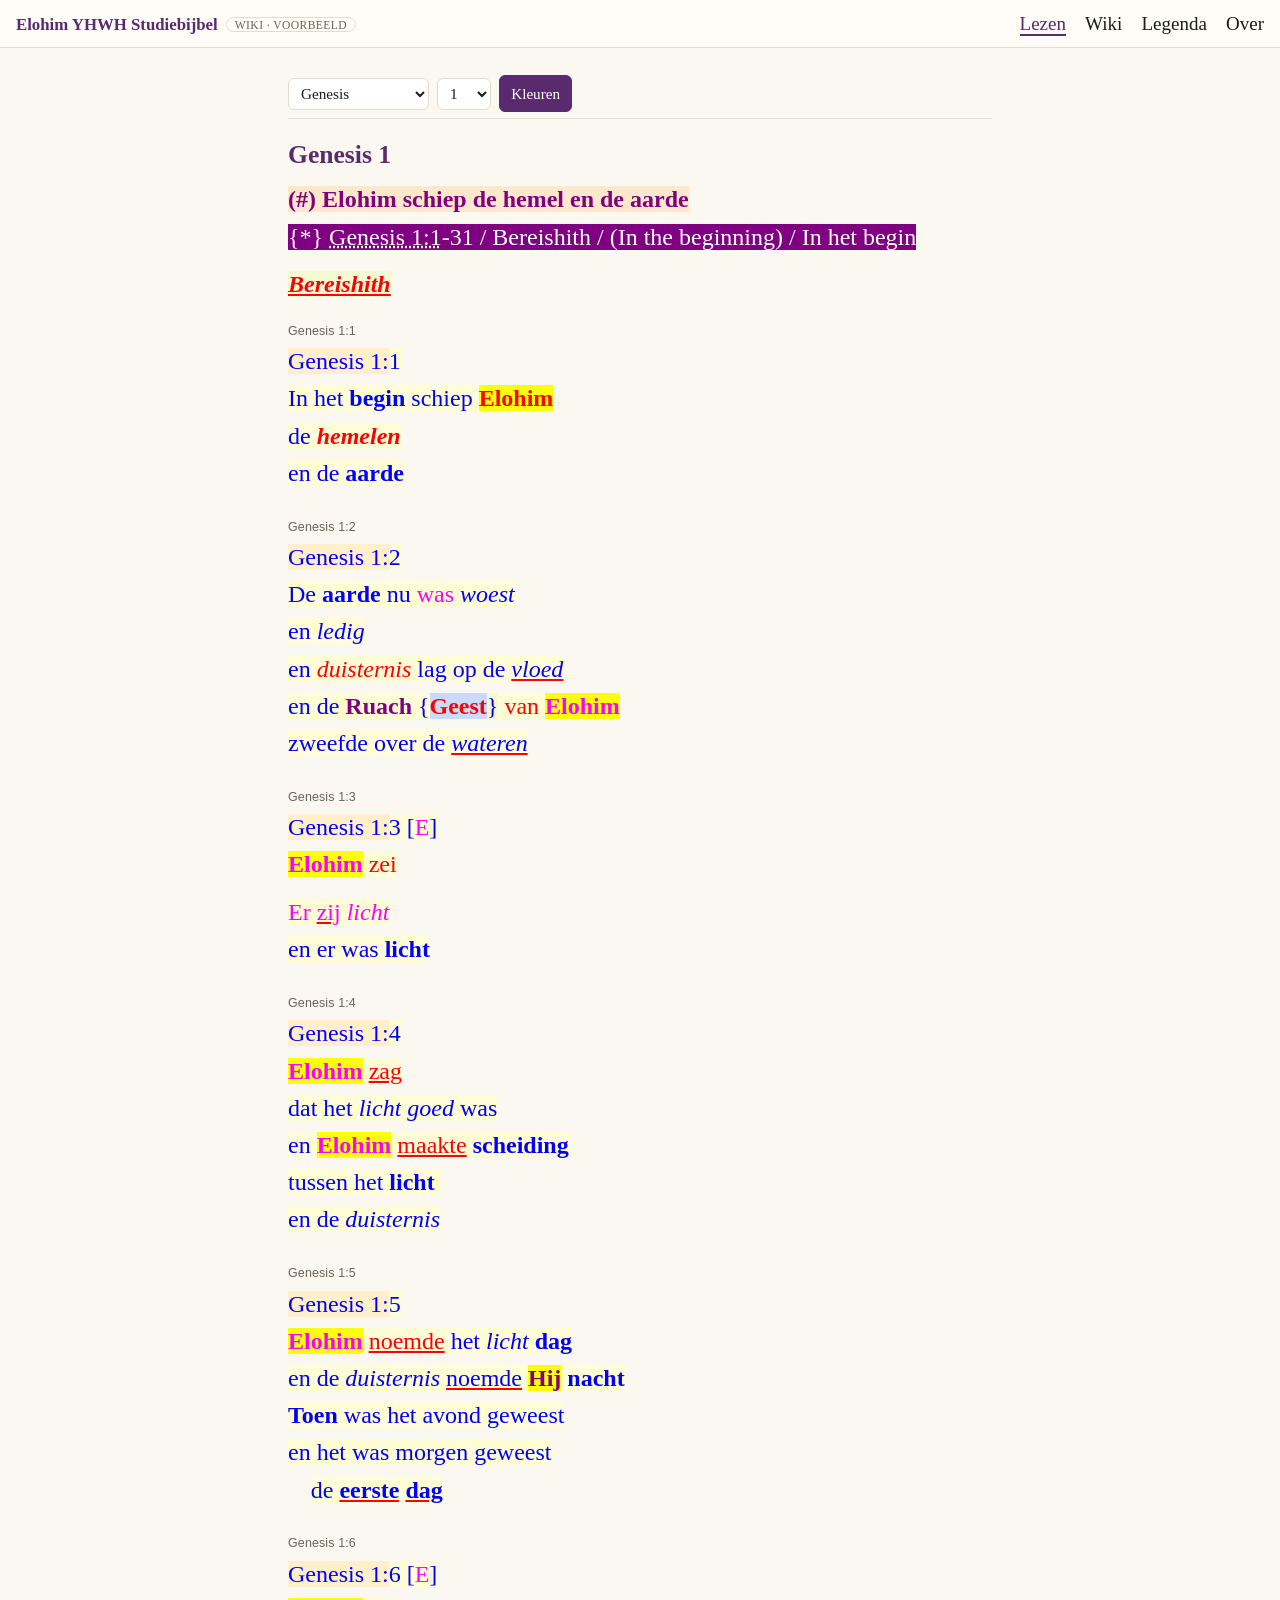
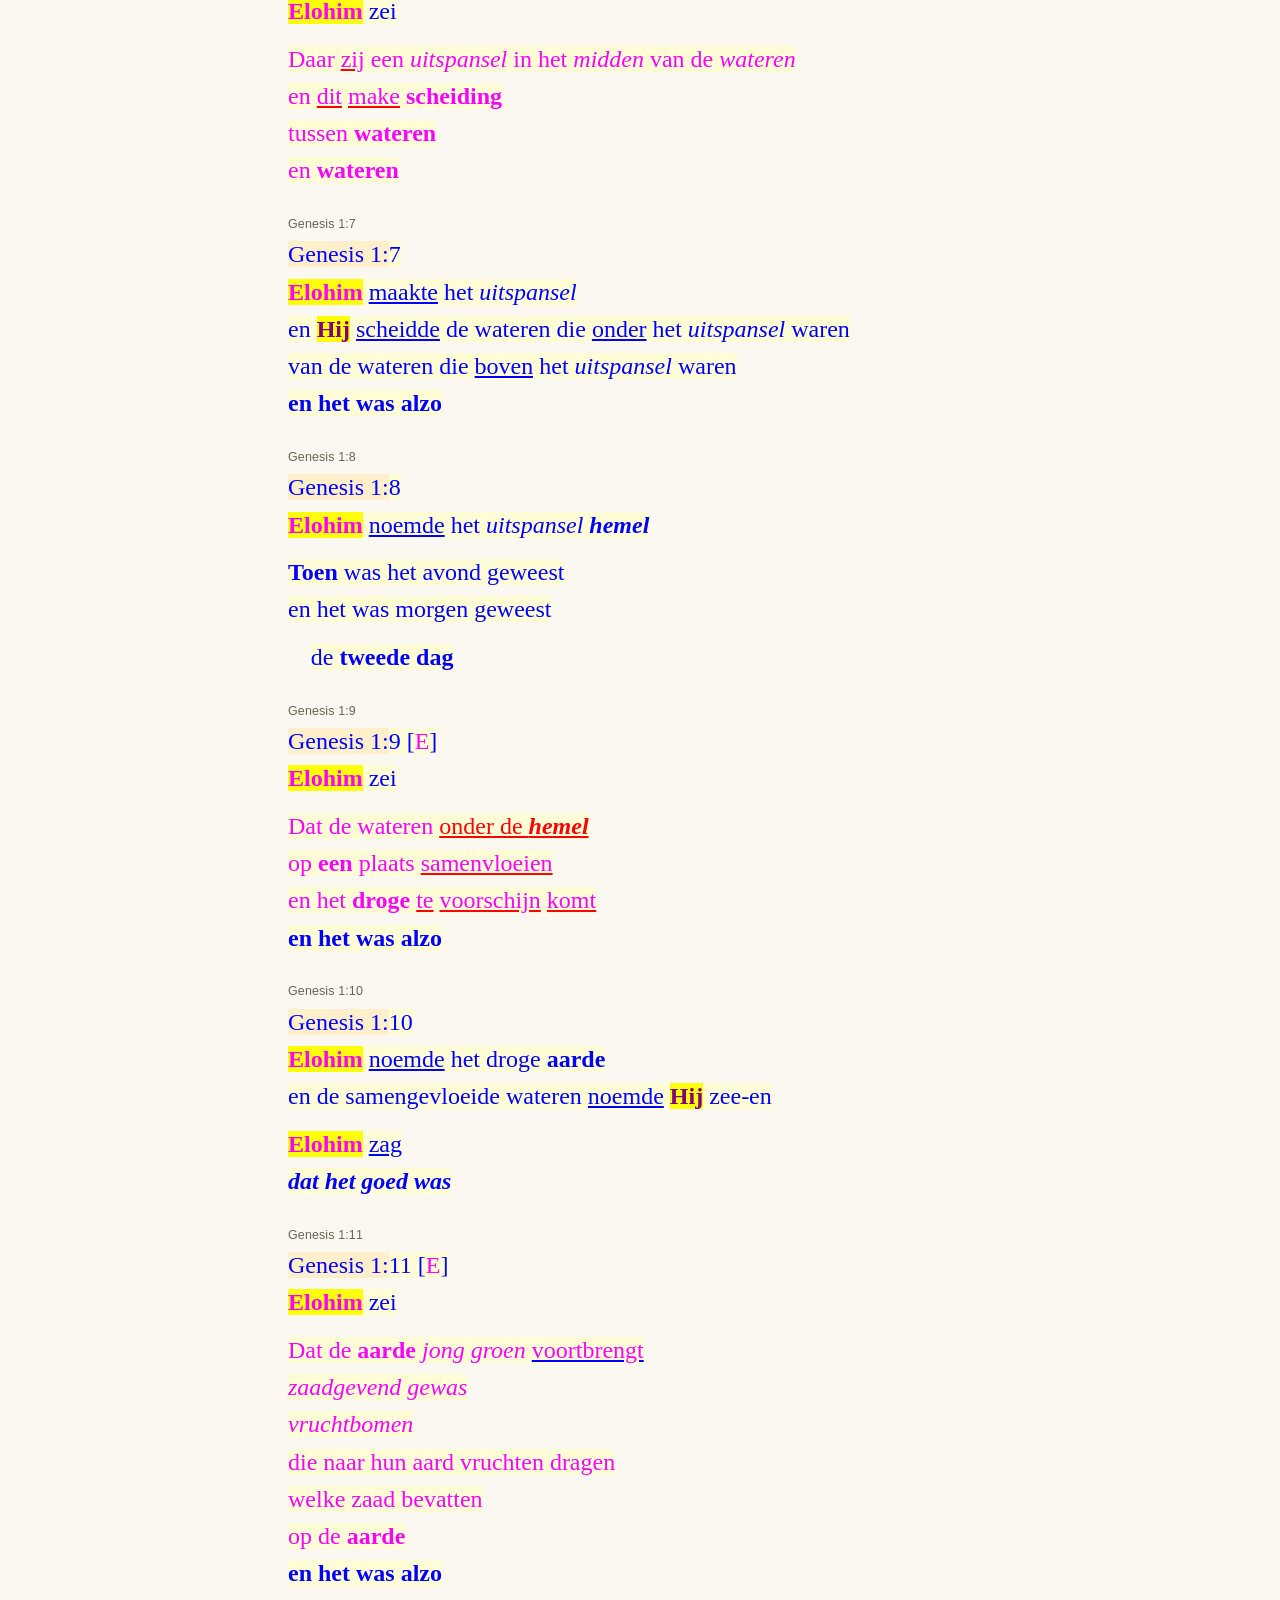
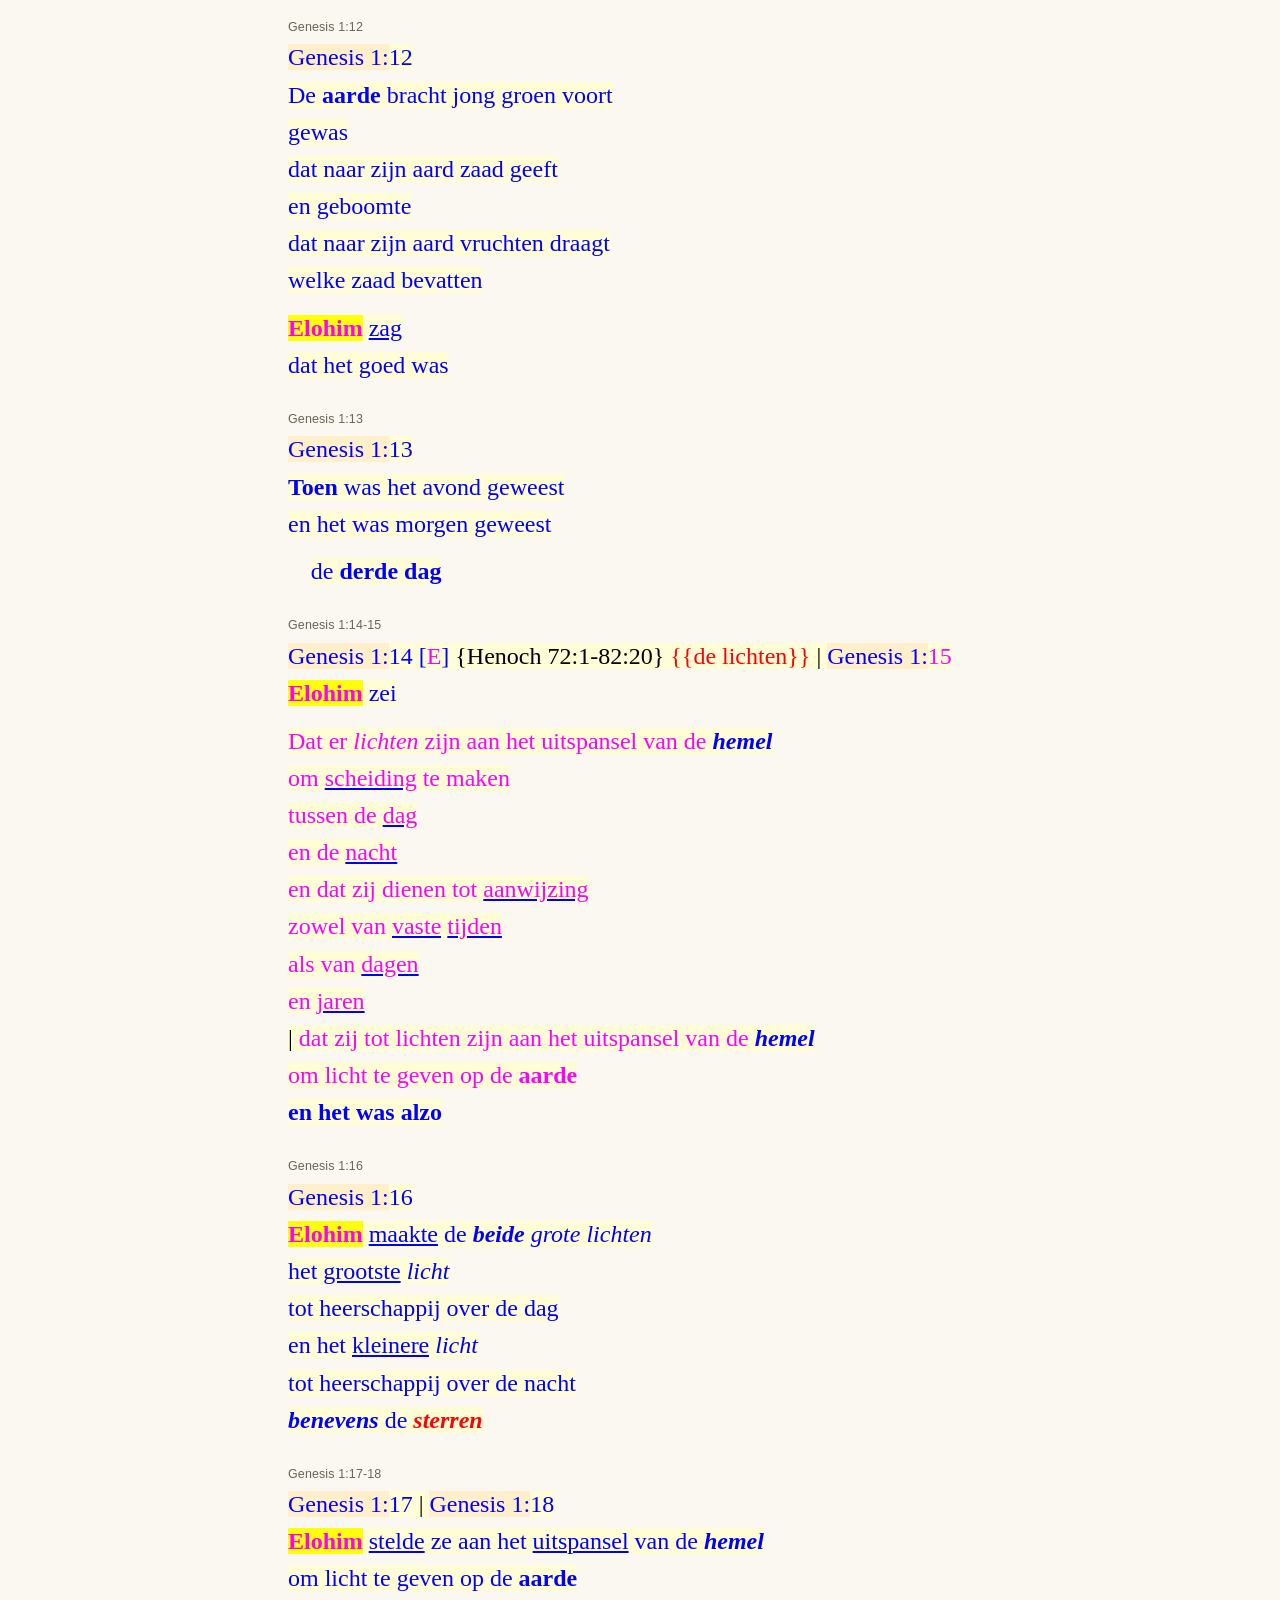
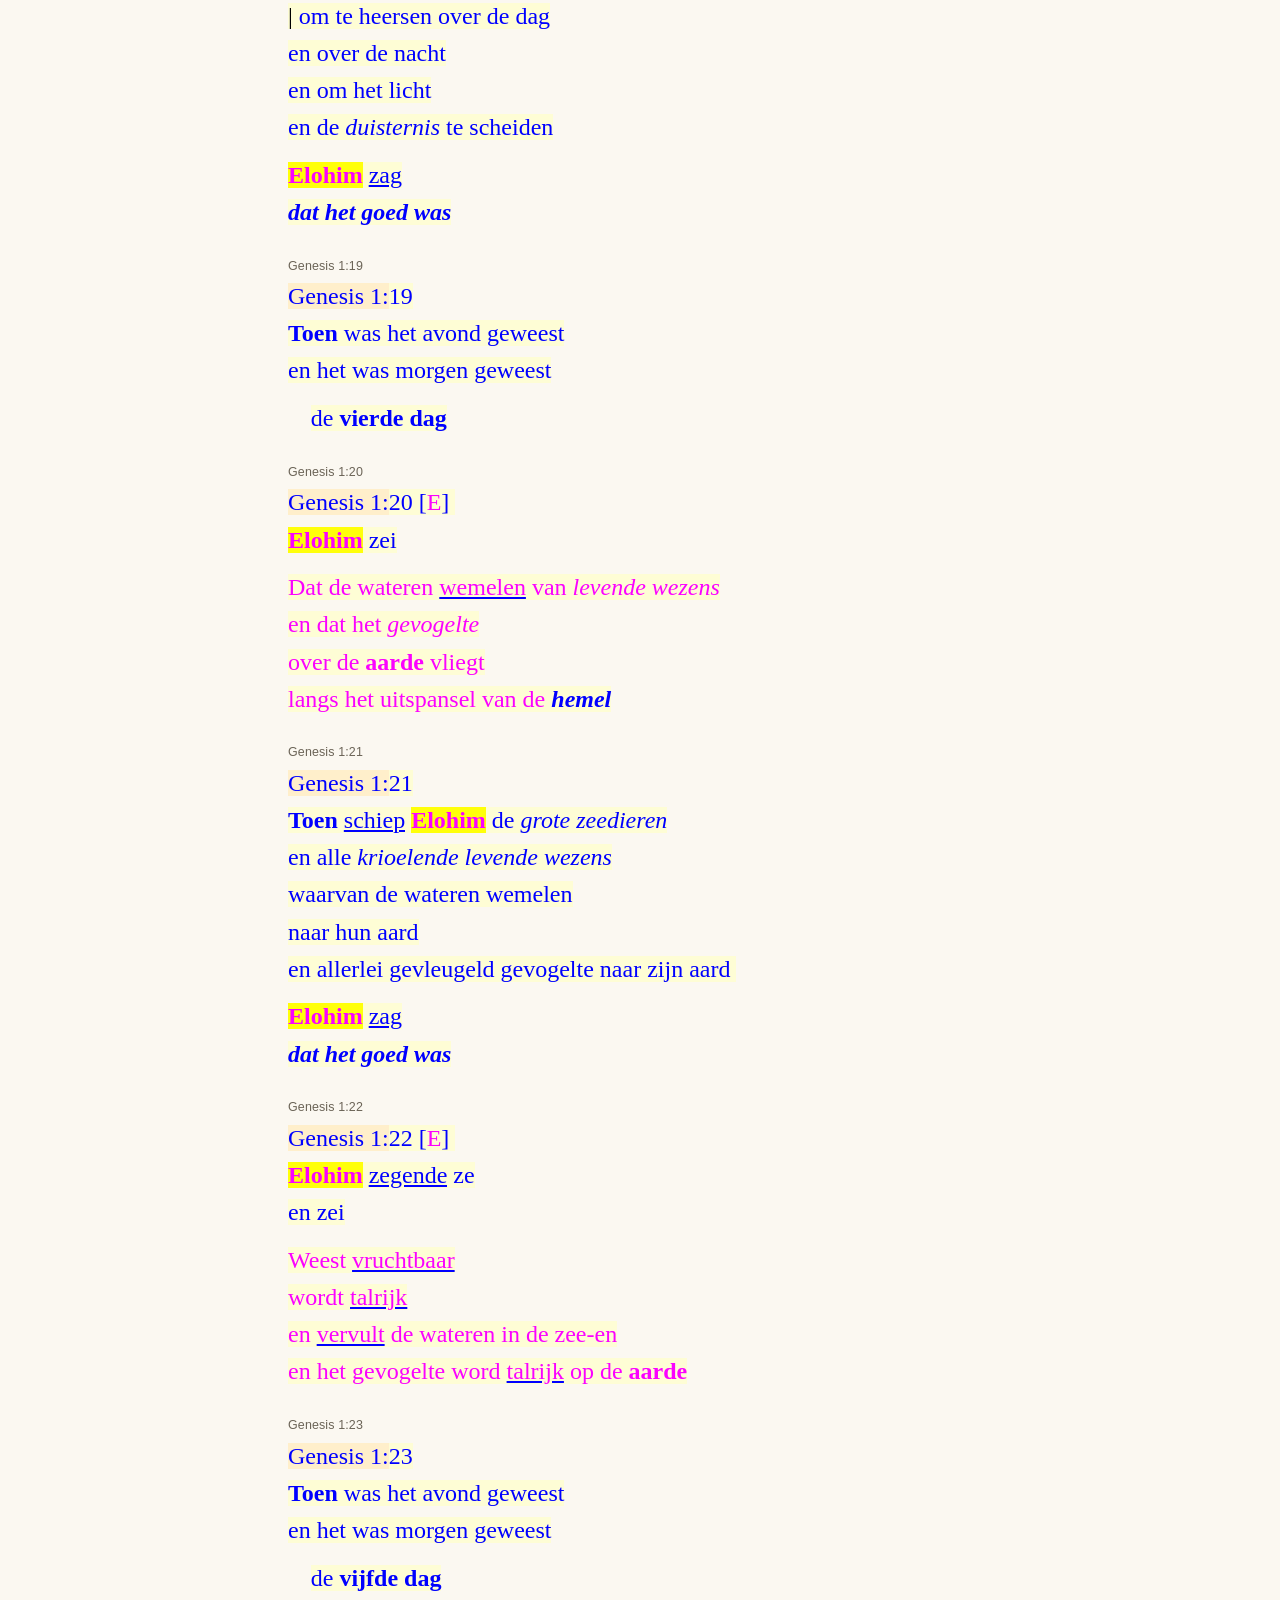
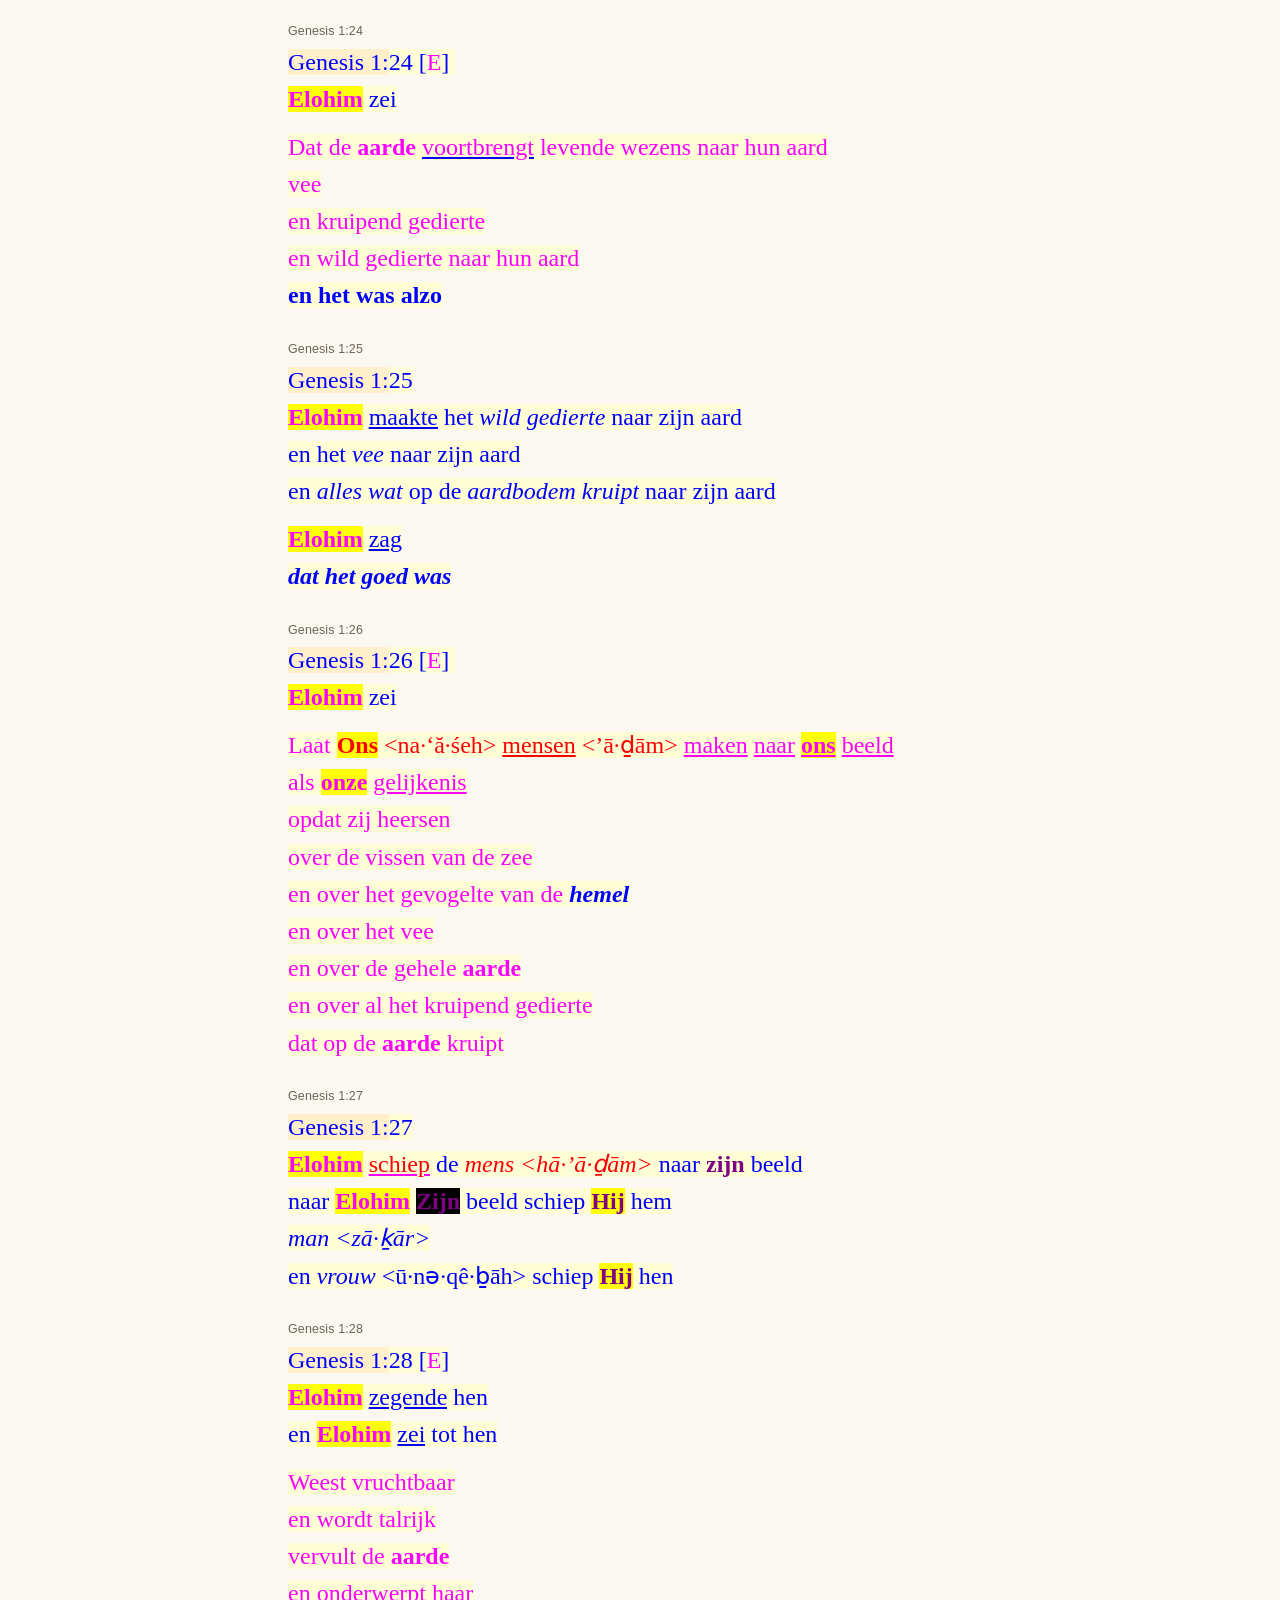
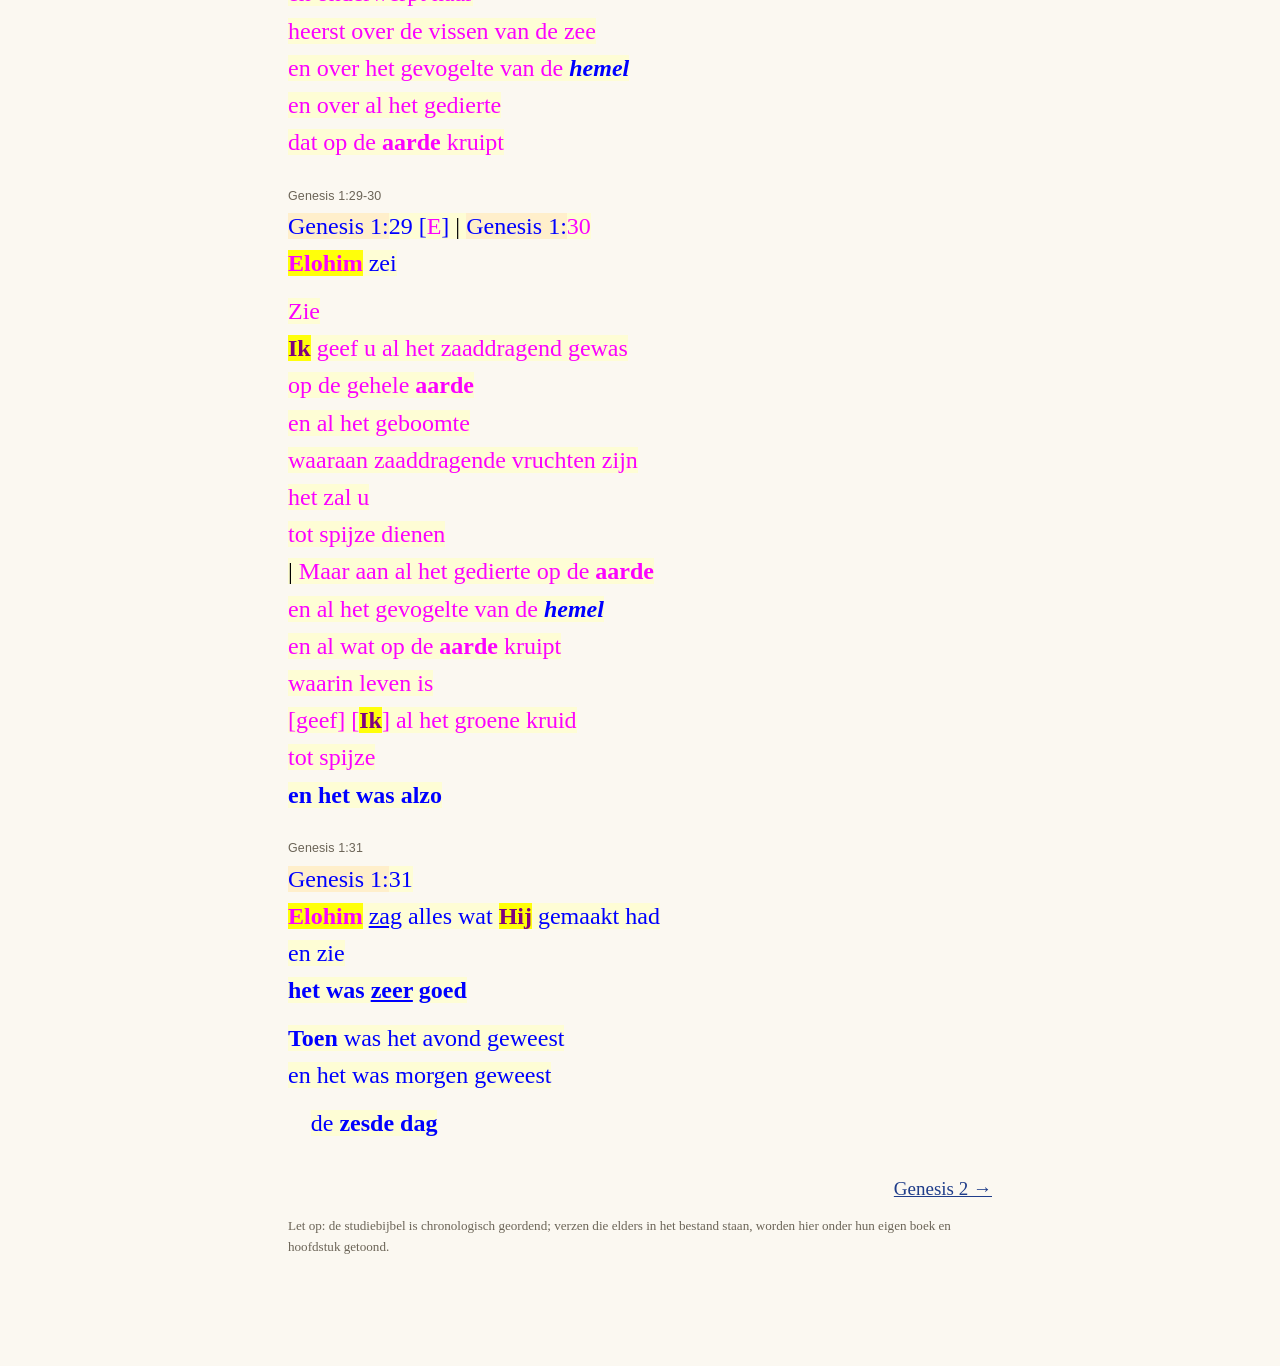
<file: index.html>
<!doctype html>
<html lang="nl">
<head>
<meta charset="utf-8">
<meta name="viewport" content="width=device-width,initial-scale=1">
<meta name="robots" content="noindex,nofollow">
<title>Elohim YHWH Studiebijbel · Wiki (voorbeeld)</title>
<link rel="stylesheet" href="vendor/leaflet/leaflet.css">
<link rel="stylesheet" href="css/style.css">
</head>
<body>
<header class="top">
  <div class="brand"><a href="#/lees">Elohim YHWH Studiebijbel</a><span class="tag">Wiki · voorbeeld</span></div>
  <nav>
    <a href="#/lees" data-nav="lees">Lezen</a>
    <a href="#/wiki" data-nav="wiki">Wiki</a>
    <a href="#/legenda" data-nav="legenda">Legenda</a>
    <a href="#/over" data-nav="over">Over</a>
  </nav>
</header>
<main id="app"><p class="loading">De gegevens worden geladen…</p></main>

<aside id="panel" class="panel" hidden aria-live="polite">
  <div class="panel-head"><button id="panelClose" aria-label="Sluiten">×</button></div>
  <div id="panelBody" class="panel-body"></div>
</aside>
<div id="tip" class="tip" hidden></div>

<template id="tpl-legenda">
<section class="page legenda">
<h1>Legenda</h1>
<p class="lead">Deze uitleg volgt de officiële <em>Legenda.rtf</em> van de Elohim YHWH Studiebijbel (bijgewerkt 12 november 2026). De kleuren hieronder zijn rechtstreeks uit dat bestand overgenomen.</p>

<h2>Kleuren en markeringen</h2>
<table class="lg">
<tr><td><span style="color:#fb02ff">Door Elohim / El / Yahweh / Yah / Adonay / YHWH of </span><span style="color:#7f0080">engelen</span><span style="color:#fb02ff"> gesproken teksten</span></td><td>Magenta tekst: woorden die Elohim, YHWH of engelen spreken.</td></tr>
<tr><td><b style="color:#7f0080;background:#ffff0a">Zebaoth [van de Heerscharen]</b></td><td>Paars op geel.</td></tr>
<tr><td><b style="color:#0000ff;background:#ffff0a">wa-do-nay [mijn Heer]</b></td><td>Blauw op geel.</td></tr>
<tr><td><b style="color:#fb02ff">YHWH</b> <b style="color:#7f0080;background:#ffff0a">Zebaoth</b></td><td>Deze combinatie komt 261x voor.</td></tr>
<tr><td><b style="color:#fb02ff;background:#ffff0a">Adonay YHWH</b> <span style="color:#fb0207">[Here HERE 1970] [Here Here 1951]</span></td><td>Deze combinatie komt 290x voor.</td></tr>
<tr><td><span style="color:#0000ff">[</span><span style="color:#fb02ff">E</span><span style="color:#0000ff">]</span> <b style="color:#fb02ff">Elohim</b> <span style="color:#fb02ff">gesproken</span></td><td>[E] Elohim spreekt</td></tr>
<tr><td><span style="color:#fb02ff">[</span><span style="color:#7f0080">E</span><span style="color:#fb02ff">E]</span> <b style="color:#7f0080">Engel</b> <span style="color:#fb02ff">van</span> <b style="color:#fb02ff">Elohim</b></td><td>[EE] de Engel van Elohim spreekt</td></tr>
<tr><td><span style="color:#0000ff">[</span><span style="color:#fb02ff">Y</span><span style="color:#0000ff">]</span> <b style="color:#fb02ff">YHWH</b> <span style="color:#fb02ff">gesproken</span></td><td>[Y] YHWH spreekt</td></tr>
<tr><td><span style="color:#0000ff">[</span><span style="color:#7f0080">E</span><span style="color:#fb02ff">Y</span><span style="color:#0000ff">]</span> <b style="color:#7f0080">Engel</b> <span style="color:#fb02ff">van</span> <b style="color:#fb02ff">YHWH</b></td><td>[EY] de Engel van YHWH spreekt</td></tr>
<tr><td><span style="color:#fb02ff">{{1/69}}</span> <b style="color:#fb02ff">YHWH <i>sprak</i></b> <b style="color:#0000ff"><i>tot</i></b> <b style="color:#0000ff;background:#47ccfc">Mozes</b></td><td>Telling van “YHWH sprak tot Mozes”.</td></tr>
<tr><td><span style="color:#fb0207">[</span><span style="color:#fb02ff">Y</span><span style="color:#fb0207">W]</span></td><td>Wetten door YHWH zelf direct uitgesproken en opgelegd</td></tr>
<tr><td><span style="color:#fb0207">[</span><span style="color:#fb02ff">Y</span><span style="color:#0000ff">P</span><span style="color:#fb0207">]</span></td><td>Wetten van YHWH, opgelegd aan de priesters</td></tr>
<tr><td><span style="color:#fb0207">[</span><span style="color:#fb02ff">Y</span><span style="color:#0000ff">L</span><span style="color:#fb0207">]</span></td><td>Wetten van YHWH, opgelegd aan de Levieten</td></tr>
<tr><td><span style="color:#fb0207">[</span><span style="color:#0000ff">M</span><span style="color:#fb0207">W]</span></td><td>Wetten door Mozes aan het volk doorgegeven</td></tr>
<tr><td><span style="color:#0000ff">&lt;’ā·ḏām&gt;</span></td><td>Hebreeuwse naam of vorm</td></tr>
<tr><td><span style="color:#fb0207">[{‘naam’}]</span></td><td>Afwijkende naam uit een ander bijbelboek</td></tr>
<tr><td><span style="color:#fb0207">[(naam)]</span></td><td>Toelichting op een naam</td></tr>
<tr><td><span style="color:#fb0207">[naam]</span></td><td>Bij “hij/zij”: om wie het gaat</td></tr>
<tr><td><span style="color:#fb0207">[{1e generatie stamvaders}]</span></td><td>Generatie-aanduiding van stamvaders</td></tr>
<tr><td><span style="color:#fb0207">{bijbelboek}</span></td><td>Verwijzing naar dezelfde tekst met grote overeenkomst(en)</td></tr>
<tr><td><span style="color:#fb0207">[{bijbelboek}}</span></td><td>Verwijzing naar dezelfde tekst met kleine overeenkomst(en)</td></tr>
<tr><td><span style="color:#fb0207">[[bijbelboek]]</span></td><td>Verwijzing naar waar een gebeurtenis plaatsvond</td></tr>
<tr><td><span>[[[naam]]]</span></td><td>Verwijzing naar apocriefe boeken (bijv. [[[Sefer-Hayasher]]], [[[3 Ezra]]], [[[4 Ezra]]])</td></tr>
<tr><td><b style="color:#7f0080">ruach = {<span style="background:#cadbfe">Geest}</span></b></td><td>Ruach = Geest</td></tr>
<tr><td><span style="color:#fb02ff">Is-ra-el-ieten &gt; de </span><span style="color:#0000ff;background:#c2e5a6">[zonen van]</span><span style="color:#fb02ff"> Yiś·rā·’êl</span></td><td>Is-ra-el-ieten: de zonen van Jakob</td></tr>
<tr><td><span style="color:#fb02ff;background:#d9eaca">Judeeers</span> / <b style="background:#d9eaca"><span style="color:#fd8008">K</span><span style="color:#0000ff">oningnaam</span></b> / <span style="color:#0000ff;background:#d9eaca">volk</span></td><td>Lichtgroene achtergrond: Juda (Judeeërs, koningen van Juda, volk)</td></tr>
<tr><td><span style="color:#fb02ff;background:#21ffff">Is-ra-el-ieten</span> / <b style="background:#21ffff"><span style="color:#fd8008">K</span><span style="color:#0000ff">oningnaam</span></b> / <span style="color:#0000ff;background:#21ffff">volk</span></td><td>Cyaan achtergrond: Is-ra-el (Is-ra-el-ieten, koningen van Is-ra-el, volk)</td></tr>
<tr><td><span style="color:#996633">Door ‘Satan’ gesproken teksten</span></td><td>Bruin</td></tr>
<tr><td><b style="color:#fd8008">Regels in oranje</b></td><td>Opmerkelijke regels voor nader onderzoek</td></tr>
<tr><td>Woorden in <b style="color:#fb0207">rood</b></td><td>Voor de eerste keer gebruikt in de Bijbel</td></tr>
<tr><td><b><span style="color:#fb0207">e</span><span style="color:#042939">erste</span><span style="color:#0000ff">laatste</span><span style="color:#042939">lette</span><span style="color:#fb0207">r</span></b></td><td>Rode eerste en laatste letter: woord komt 1x voor in de Bijbel</td></tr>
<tr><td><b style="color:#000">steden</b> / <b><span style="color:#fb0207">s</span><span style="color:#000">tede</span><span style="color:#fb0207">n</span> {1x}</b> / <i style="color:#000">rivieren &amp; meren &amp; zee-en &amp; regio</i></td><td>Zwart: steden; stad met rode eerste/laatste letter komt 1x voor; zwart cursief: rivieren, meren, zeeën en regio’s</td></tr>
<tr><td><span style="color:#0000ff;background:#21ff06"><b>Maand</b>en</span> van het jaar</td><td>Maanden</td></tr>
<tr><td>luidt het <span style="color:#fb02ff">woord</span> van <b style="color:#fb02ff">YHWH (270x)</b></td><td>Vaste formule, 270x</td></tr>
<tr><td><span style="color:#0000ff">… vers</span> <span style="color:#000">|</span> <span style="color:#0000ff">vers …</span></td><td>Verticaal streepje: daar stond oorspronkelijk een versnummer (het versnummer staat nu bij het begin)</td></tr>
<tr><td><b style="color:#ffff0a;background:#000">[[[[The Chronological Study Bible]]]]</b></td><td>Verplaatst volgens The Chronological Study Bible</td></tr>
<tr><td><span style="color:#0000ff;background:#d9eaca">Abram</span> = Ab-ram · <span style="color:#0000ff;background:#d9eaca">Abraham</span> = Ab-ra-ham · <span style="color:#0000ff;background:#cfbbfe">Ismael</span> = Isma-el · <span style="color:#0000ff;background:#c2e5a6">Isaak</span> = Yis-haq · <span style="color:#0000ff;background:#d9eaca">Jakob</span> = Ya-a-qob</td><td>Aangepaste namen</td></tr>
<tr><td>Stammen van <span style="color:#0000ff;background:#21ffff">Is-ra-el</span> · Stammen van <span style="color:#0000ff;background:#d9eaca">Juda/Benjamin</span></td><td>Stammen</td></tr>
<tr><td>Namen van <span style="color:#0000ff;background:#c0edfe">priesters</span></td><td>Lichtblauwe achtergrond</td></tr>
<tr><td><b><span style="color:#fb02ff">P</span><span style="color:#0000ff">rofetennamen</span></b></td><td>Magenta beginletter</td></tr>
<tr><td><b style="color:#7f0080;background:#fee8cb">(#) Hoofdstuknaam</b></td><td>Kopje boven een gedeelte</td></tr>
</table>

<h2>Codes</h2>
<table class="lg codes">
<tr><td>(#)</td><td>Hoofdstuknaam</td></tr>
<tr><td>{#}</td><td>Seizoensaanduiding (30x)</td></tr>
<tr><td>[§]</td><td>Verbond (279x)</td></tr><tr><td>{§}</td><td>Wet(ten)</td></tr>
<tr><td>[#]</td><td>Commentaar (1718x)</td></tr>
<tr><td>[C]</td><td>Contradictie tussen verzen (34x)</td></tr>
<tr><td>[?] [##]</td><td>Vragen die nog opgelost moeten worden (476x)</td></tr>
<tr><td>[!] [###]</td><td>Waargenomen opmerkelijkheden (511x)</td></tr>
<tr><td>[X]</td><td>Correctie doorgevoerd (26x)</td></tr>
<tr><td>[=] / [-] / [‘=’] / [+]</td><td>Dubbele tekst: gelijk / ongelijk / gelijkgemaakt / extra aanvulling</td></tr>
<tr><td>[{=}] / [{-}]</td><td>In de evangeliën: volledig gelijke / ongelijke tekst</td></tr>
<tr><td>[[2]] / [[3]]</td><td>Twee- of driedubbele verzen</td></tr>
</table>

<h2>Hoe deze wiki de legenda gebruikt</h2>
<ol class="how">
<li>De bijbeltekst wordt getoond met de kleuren uit het RTF-bronbestand. U kunt de kleuren uitzetten met de knop “Kleuren” bij het lezen.</li>
<li>Namen zijn klikbaar (stippellijn). De soort wordt vooral bepaald door de legendakleur: <b style="color:#000">zwart vet</b> = stad, <i style="color:#000">zwart cursief</i> = rivier, meer, zee of regio, <b><span style="color:#fd8008">o</span><span style="color:#00f">ranje beginletter</span></b> = koningsnaam, <b><span style="color:#fb02ff">m</span><span style="color:#00f">agenta beginletter</span></b> = profetennaam, lichtblauwe achtergrond = priester.</li>
<li>Waar de kleur niets zegt, kijkt de wiki naar de zin zelf (“zoon van …”, “koning van …”, “het land …”, “rivier …”). Elke popup laat zien waarop de indeling berust en hoe zeker die is.</li>
<li>De codes [E], [Y], [§], [!], [?] enzovoort tonen bij aantikken hun betekenis.</li>
</ol>
</section>
</template>

<script src="vendor/leaflet/leaflet.js"></script>
<script src="js/app.js"></script>
</body>
</html>
</file>
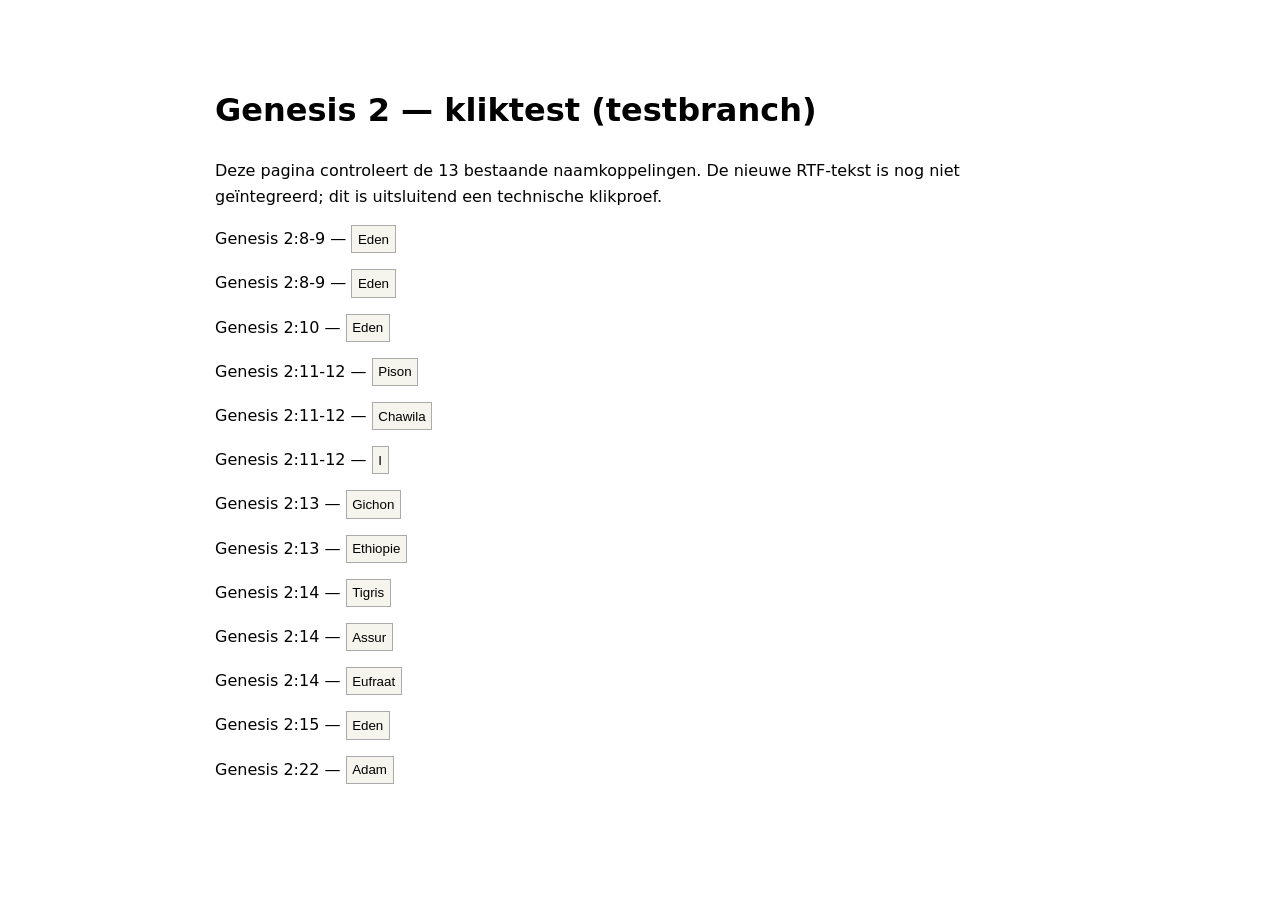
<file: tests/genesis2-kliktest.html>
<!doctype html><html lang="nl"><meta charset="utf-8"><title>Genesis 2 — controle klikbare namen</title><style>body{font:16px system-ui;max-width:850px;margin:3rem auto;padding:1rem;line-height:1.6}button{cursor:pointer;padding:.35rem;border:1px solid #aaa;background:#f5f5ed}dialog{max-width:550px}</style><h1>Genesis 2 — kliktest (testbranch)</h1><p>Deze pagina controleert de 13 bestaande naamkoppelingen. De nieuwe RTF-tekst is nog niet geïntegreerd; dit is uitsluitend een technische klikproef.</p><div id="items"></div><dialog><div id="detail"></div><button onclick="document.querySelector('dialog').close()">Sluiten</button></dialog><script>const links=[{"verse":"Genesis 2:8-9","text":"Eden","id":1},{"verse":"Genesis 2:8-9","text":"Eden","id":1},{"verse":"Genesis 2:10","text":"Eden","id":1},{"verse":"Genesis 2:11-12","text":"Pison","id":2},{"verse":"Genesis 2:11-12","text":"Chawila ","id":3},{"verse":"Genesis 2:11-12","text":"I","id":3},{"verse":"Genesis 2:13","text":"Gichon","id":4},{"verse":"Genesis 2:13","text":"Ethiopie","id":5},{"verse":"Genesis 2:14","text":"Tigris","id":6},{"verse":"Genesis 2:14","text":"Assur","id":7},{"verse":"Genesis 2:14","text":"Eufraat","id":8},{"verse":"Genesis 2:15","text":"Eden","id":1},{"verse":"Genesis 2:22","text":"Adam","id":0}],ents={"1":{"k":"eden","n":"Eden","t":"plaats","c":"zeker","f":["Eden"],"a":[],"h":[],"x":[],"why":["lichtblauwe achtergrond (legenda: namen van priesters) (4x)","gekleurde achtergrond (legenda: stam/volk/koningnaam-markering) (4x)","voorzetsel van plaats (3x)","zwart vet (legenda: steden) (3x)"],"role":[],"facts":[],"kp":[],"q":[[33,"Verder plantte YHWH Elohim een hof in Eden / in het Oosten / en Hij plaatste daar de mens / die Hij geformeerd had / | Ook deed YHWH Elohim allerlei geboomte uit de aardbodem opschieten / begeerlijk / om te zien / en goed / om van te eten / de boom van het …"],[11934,"Voor hem uit verteert een vuur / en achter hem laait een vlam / als de hof van Eden is het land voor hem / en achter hem is het een woeste wildernis / en ook is er aan hem niet te ontkomen"]],"o":[33,34,38,64,65,75,8846,8896,8947,10451,10467,10472,10477,10479,10650,10903,11934],"on":17,"bk":[[0,6],[25,6],[13,2],[22,2],[28,1]],"nt":[],"ntn":0,"sc":{"persoon":15.6,"stad":9,"plaats":0.8},"ov":"Eden is in Genesis 2 een plaatsaanduiding, geen persoonsnaam.","lst":""}};let box=document.getElementById('items');for(const x of links){let p=document.createElement('p'),b=document.createElement('button');b.textContent=x.text;b.onclick=()=>{let d=ents[x.id];document.getElementById('detail').textContent=d?d.n+' — '+d.t+' ('+d.c+')':'Geen wiki-record geladen voor ID '+x.id;document.querySelector('dialog').showModal()};p.append(document.createTextNode(x.verse+' — '),b);box.append(p)}</script></html>
</file>
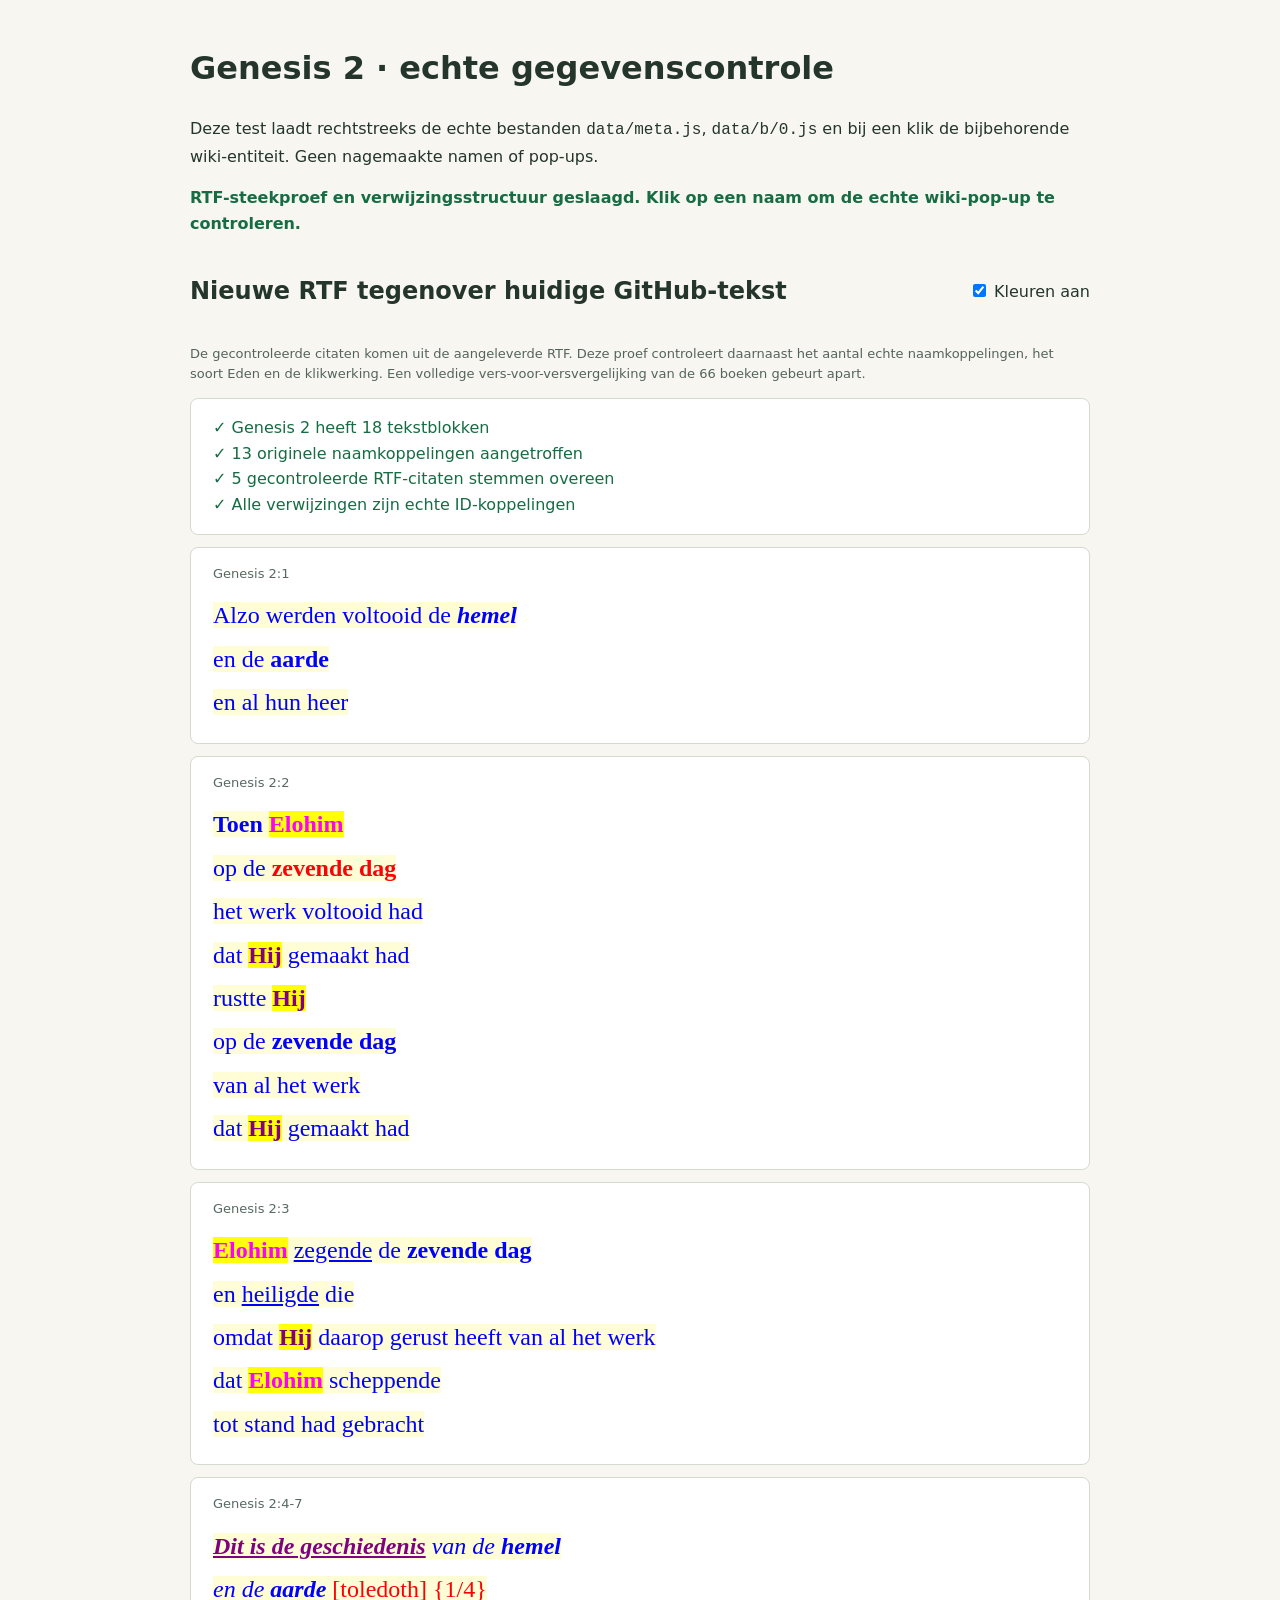
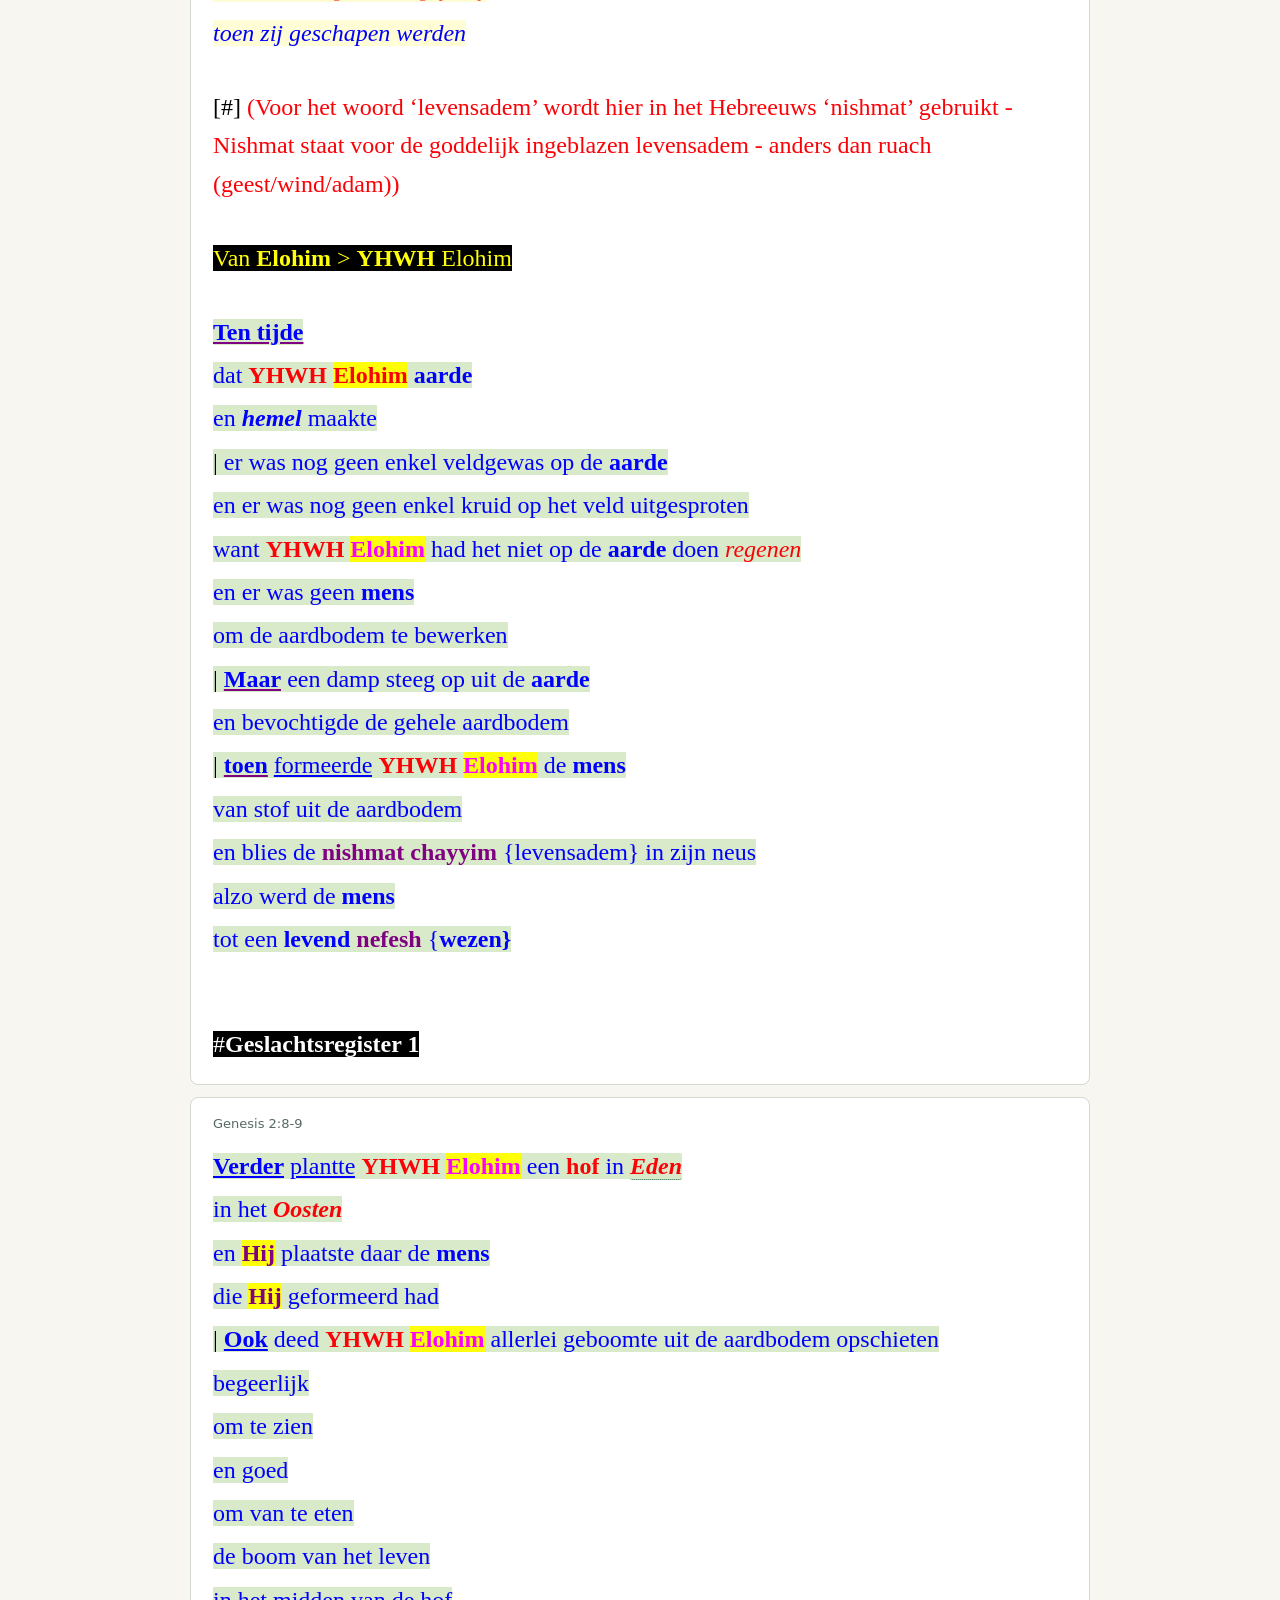
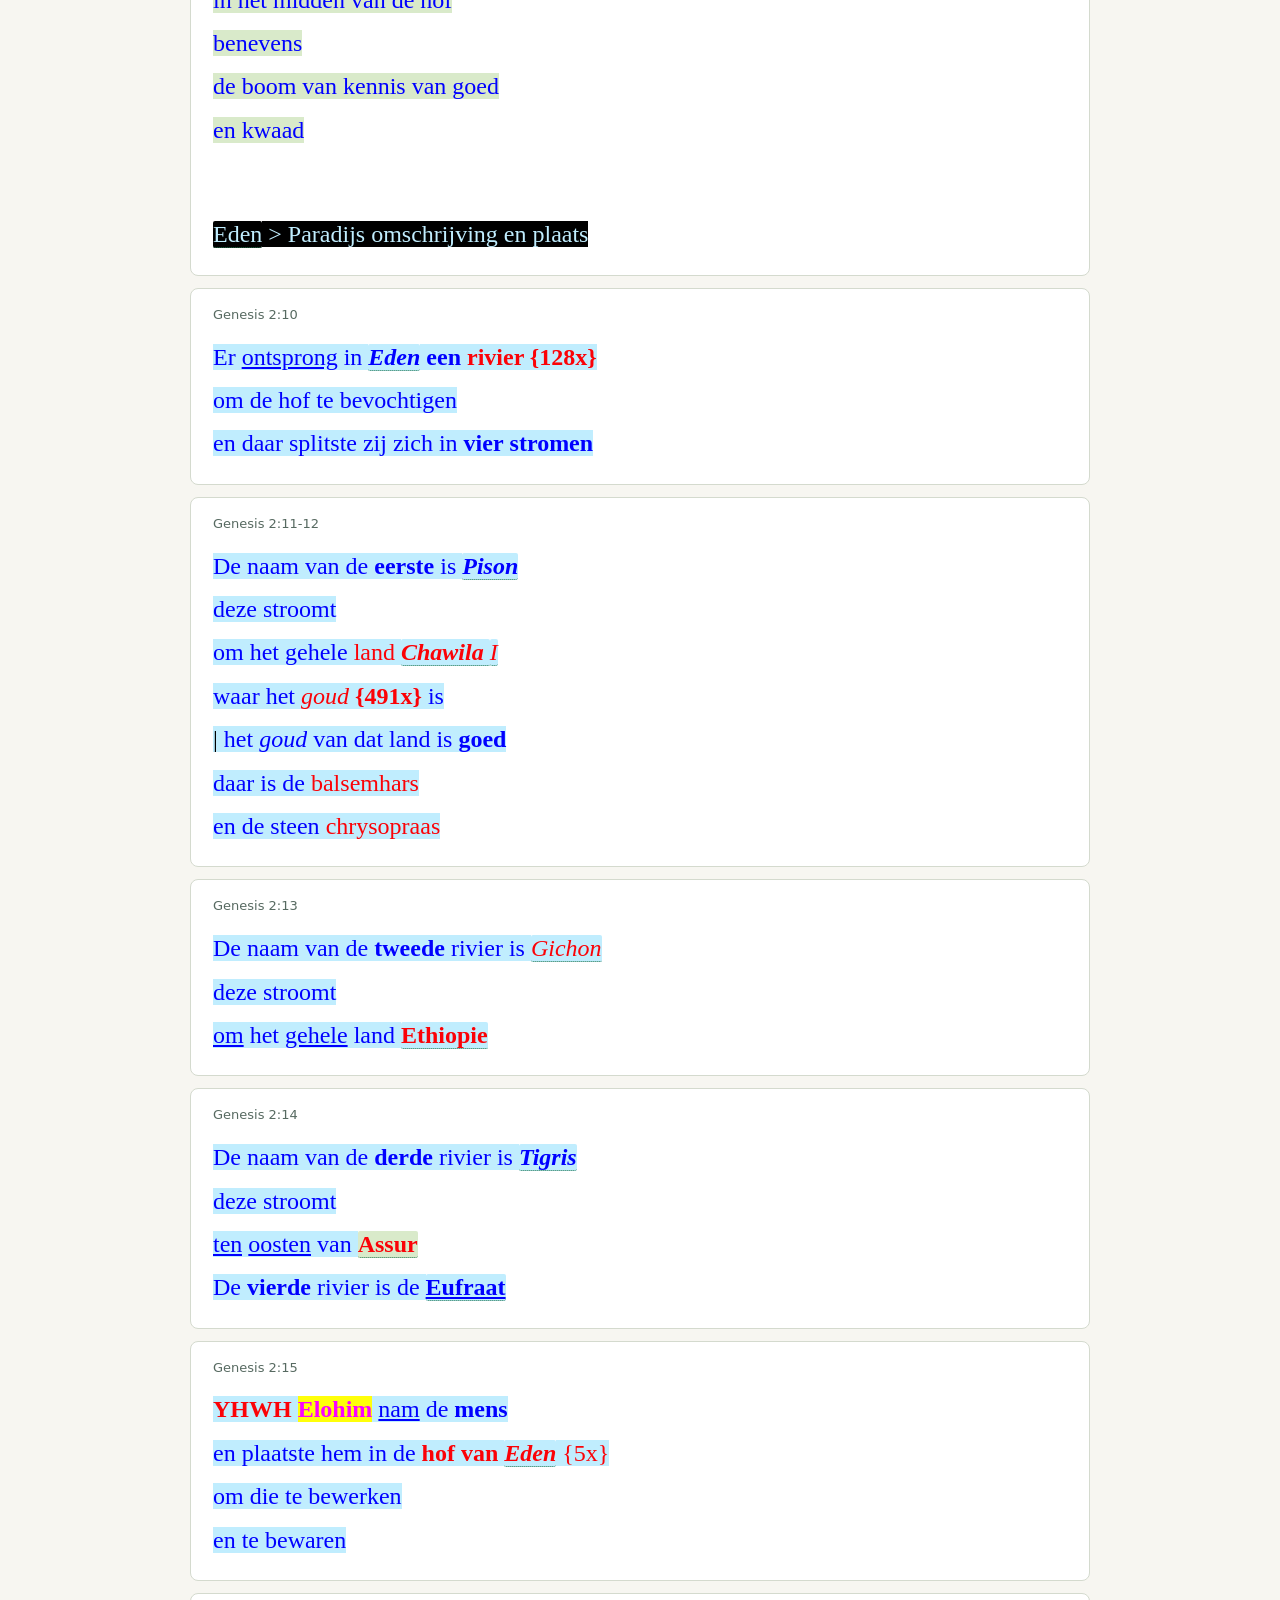
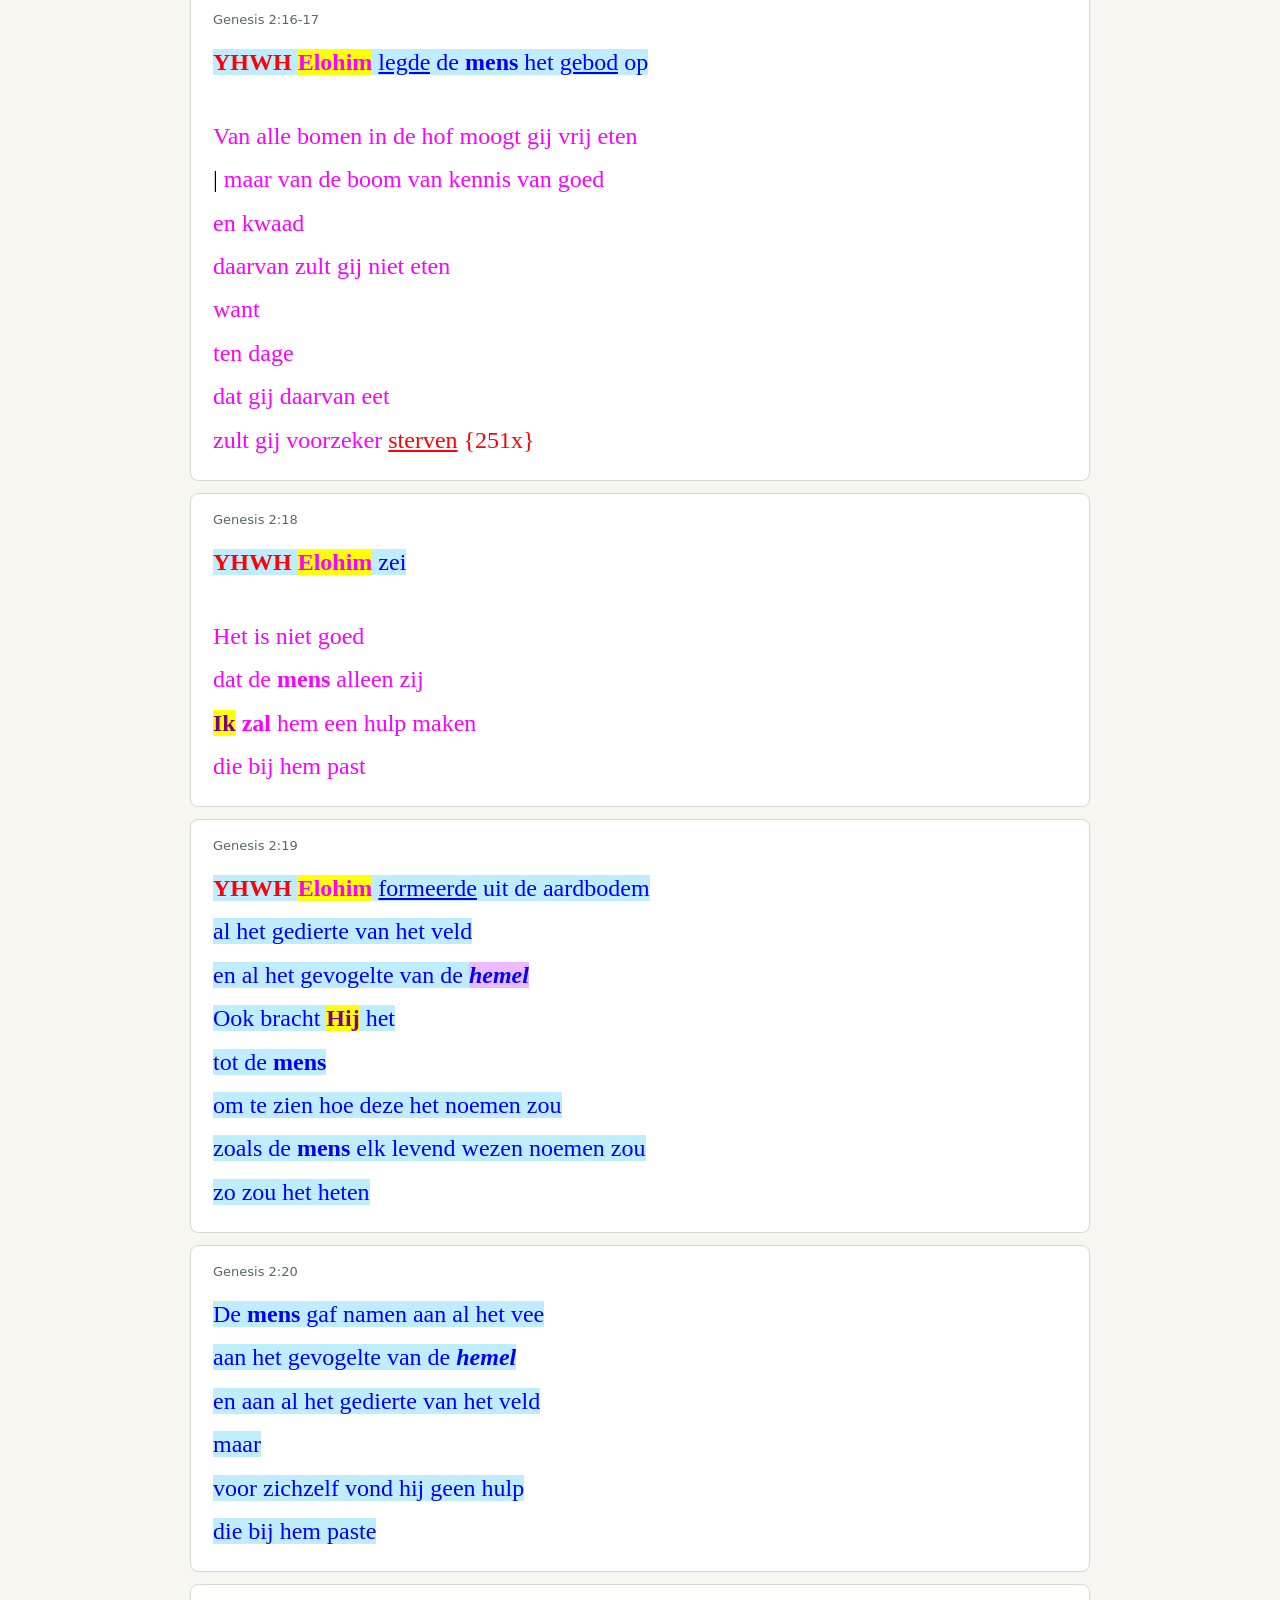
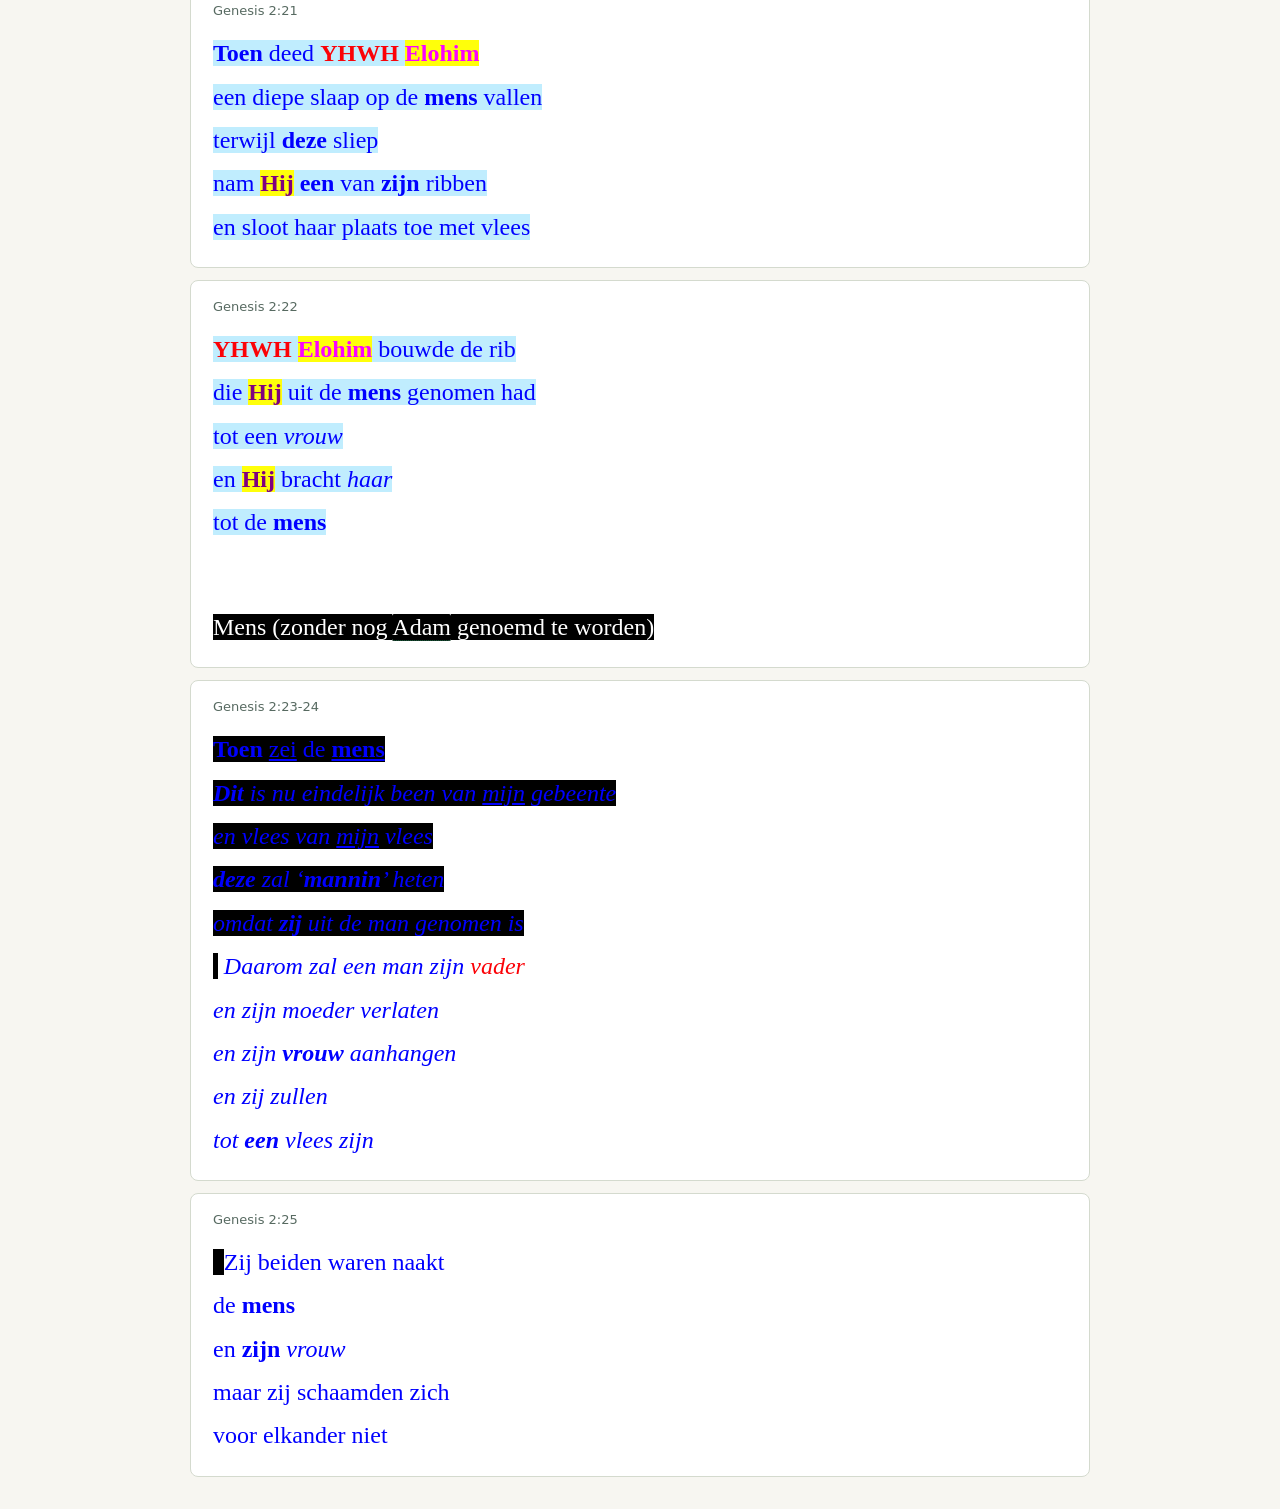
<file: tests/genesis2-rtf-regressie.html>
<!doctype html>
<html lang="nl"><head><meta charset="utf-8"><meta name="viewport" content="width=device-width,initial-scale=1">
<title>Genesis 2 – RTF- en wikicontrole</title>
<style>
body{font:16px/1.6 system-ui,sans-serif;background:#f7f6f1;color:#24352b;margin:0;padding:22px}
main{max-width:900px;margin:auto}.card{padding:16px 22px;background:white;margin:12px 0;border:1px solid #d4dace;border-radius:8px}
.refs{font-size:13px;color:#576a61;margin-bottom:12px}.passage{margin:0 0 5px 0}
.entity{border-bottom:1px dotted #25764f;cursor:pointer;border-radius:2px}
.entity:focus{outline:2px solid #22754e}.status{font-weight:650}.fail{color:#a02320}.ok{color:#166c43}
#details{background:#ecf4ed;padding:16px;position:sticky;bottom:0;border:2px solid #709d7c;max-height:32vh;overflow:auto}
.small{font-size:13px;color:#54645d}.bar{display:flex;gap:8px;align-items:center;justify-content:space-between}
button{padding:6px 12px;background:#fff;border:1px solid #8b9f8e;border-radius:4px;cursor:pointer}
</style></head><body><main>
<h1>Genesis 2 · echte gegevenscontrole</h1>
<p>Deze test laadt rechtstreeks de echte bestanden <code>data/meta.js</code>, <code>data/b/0.js</code> en bij een klik de bijbehorende wiki-entiteit. Geen nagemaakte namen of pop-ups.</p>
<p id="status" class="status">Gegevens laden…</p>
<div class="bar"><h2>Nieuwe RTF tegenover huidige GitHub-tekst</h2><label><input id="colors" type="checkbox" checked> Kleuren aan</label></div>
<p class="small">De gecontroleerde citaten komen uit de aangeleverde RTF. Deze proef controleert daarnaast het aantal echte naamkoppelingen, het soort Eden en de klikwerking. Een volledige vers-voor-versvergelijking van de 66 boeken gebeurt apart.</p>
<div id="checks" class="card"></div><section id="blocks"></section>
<div id="details" hidden><button style="float:right" id="close" aria-label="Sluiten">Sluiten</button><h3 id="who"></h3><p id="what"></p><p id="why"></p></div>
</main>
<script>
const SBW=window.SBW={meta:null,books:{},ents:{},gotMeta(x){this.meta=x},gotBook(id,x){this.books[id]=x},gotEnts(x){Object.assign(this.ents,x)}};
function load(path){return new Promise((resolve,reject)=>{const s=document.createElement('script');s.src=path;s.onload=resolve;s.onerror=()=>reject(Error('Kan '+path+' niet laden'));document.head.append(s)})}
function esc(s){return String(s).replace(/[&<>"']/g,c=>({'&':'&amp;','<':'&lt;','>':'&gt;','"':'&quot;',"'":'&#39;'}[c]))}
async function pop(id){try{if(!SBW.ents[id])await load('../data/e'+(id%SBW.meta.nch)+'.js');const e=SBW.ents[id];if(!e)throw Error('Geen gegevens voor naam-ID '+id);document.querySelector('#who').textContent=e.n+' · '+e.t+' · '+e.c;document.querySelector('#what').textContent=(e.role||[]).join(' / ')||'Geen aanvullende rol in het record';document.querySelector('#why').textContent=e.ov||'';document.querySelector('#details').hidden=false}catch(err){document.querySelector('#status').textContent=err.message;document.querySelector('#status').className='status fail'}}
document.querySelector('#close').onclick=()=>document.querySelector('#details').hidden=true;
const quotes={'Genesis 2:1':'Alzo werden voltooid de hemel en de aarde en al hun heer','Genesis 2:10':'Er ontsprong in Eden een rivier {128x} om de hof te bevochtigen en daar splitste zij zich in vier stromen','Genesis 2:13':'De naam van de tweede rivier is Gichon deze stroomt om het gehele land Ethiopie','Genesis 2:14':'De naam van de derde rivier is Tigris deze stroomt ten oosten van Assur De vierde rivier is de Eufraat','Genesis 2:15':'YHWH Elohim nam de mens en plaatste hem in de hof van Eden {5x} om die te bewerken en te bewaren'};
function normalize(x){return x.replace(/\s+/g,' ').trim().normalize('NFC')}
function render(){
 const b=SBW.books[0],m=SBW.meta,ch=b.ch['2'],target=document.querySelector('#blocks');let links=0,errors=[],matches=0;
 for(const id of ch){const block=b.bl[id],card=document.createElement('article');card.className='card';const title=document.createElement('div');title.className='refs';title.textContent=block.l+' '+(block.m||'');card.append(title);
 const flat=block.x.map(row=>Array.isArray(row)?row.map(x=>x[0]).join(''):'').join(' ');
 if(quotes[block.l]){if(normalize(flat).includes(normalize(quotes[block.l])))matches++;else errors.push('RTF-tekst wijkt af: '+block.l)}
 if(block.h){const h=document.createElement('h3');h.textContent=block.h;card.append(h)}
 for(const row of block.x){const p=document.createElement('div');p.className='passage';if(!Array.isArray(row)){p.innerHTML='&nbsp;';card.append(p);continue}
 for(const seg of row){const span=document.createElement('span');span.textContent=seg[0];span.dataset.sty=m.sty[seg[1]]||'';span.style.cssText=span.dataset.sty;
 if(seg.length>=3){links++;span.className='entity';span.tabIndex=0;span.setAttribute('role','button');span.title='Open naam-ID '+seg[2];span.onclick=()=>pop(seg[2]);span.onkeydown=e=>{if(e.key==='Enter'||e.key===' '){e.preventDefault();pop(seg[2])}}}
 p.append(span)}card.append(p)}target.append(card)}
 document.querySelector('#colors').onchange=event=>document.querySelectorAll('[data-sty]').forEach(span=>span.style.cssText=event.target.checked?span.dataset.sty:'');
 const tests=[['Genesis 2 heeft 18 tekstblokken',ch.length===18],['13 originele naamkoppelingen aangetroffen',links===13],['5 gecontroleerde RTF-citaten stemmen overeen',matches===5],['Alle verwijzingen zijn echte ID-koppelingen',links===13]];
 document.querySelector('#checks').innerHTML=tests.map(([label,ok])=>'<div class="'+(ok?'ok':'fail')+'">'+(ok?'✓':'✗')+' '+esc(label)+'</div>').join('')+(errors.length?'<p class="fail">'+esc(errors.join('; '))+'</p>':'');
 const failed=tests.filter(x=>!x[1]).length;const status=document.querySelector('#status');status.textContent=failed?'Controlepunten niet geslaagd: '+failed:'RTF-steekproef en verwijzingsstructuur geslaagd. Klik op een naam om de echte wiki-pop-up te controleren.';status.className='status '+(failed?'fail':'ok')
}
Promise.all([load('../data/meta.js'),load('../data/b/0.js')]).then(render).catch(e=>{document.querySelector('#status').textContent=e.message;document.querySelector('#status').className='status fail'});
</script></body></html>
</file>
<file: vendor/leaflet/leaflet.css>
/* required styles */

.leaflet-pane,
.leaflet-tile,
.leaflet-marker-icon,
.leaflet-marker-shadow,
.leaflet-tile-container,
.leaflet-pane > svg,
.leaflet-pane > canvas,
.leaflet-zoom-box,
.leaflet-image-layer,
.leaflet-layer {
	position: absolute;
	left: 0;
	top: 0;
	}
.leaflet-container {
	overflow: hidden;
	}
.leaflet-tile,
.leaflet-marker-icon,
.leaflet-marker-shadow {
	-webkit-user-select: none;
	   -moz-user-select: none;
	        user-select: none;
	  -webkit-user-drag: none;
	}
/* Prevents IE11 from highlighting tiles in blue */
.leaflet-tile::selection {
	background: transparent;
}
/* Safari renders non-retina tile on retina better with this, but Chrome is worse */
.leaflet-safari .leaflet-tile {
	image-rendering: -webkit-optimize-contrast;
	}
/* hack that prevents hw layers "stretching" when loading new tiles */
.leaflet-safari .leaflet-tile-container {
	width: 1600px;
	height: 1600px;
	-webkit-transform-origin: 0 0;
	}
.leaflet-marker-icon,
.leaflet-marker-shadow {
	display: block;
	}
/* .leaflet-container svg: reset svg max-width decleration shipped in Joomla! (joomla.org) 3.x */
/* .leaflet-container img: map is broken in FF if you have max-width: 100% on tiles */
.leaflet-container .leaflet-overlay-pane svg {
	max-width: none !important;
	max-height: none !important;
	}
.leaflet-container .leaflet-marker-pane img,
.leaflet-container .leaflet-shadow-pane img,
.leaflet-container .leaflet-tile-pane img,
.leaflet-container img.leaflet-image-layer,
.leaflet-container .leaflet-tile {
	max-width: none !important;
	max-height: none !important;
	width: auto;
	padding: 0;
	}

.leaflet-container img.leaflet-tile {
	/* See: https://bugs.chromium.org/p/chromium/issues/detail?id=600120 */
	mix-blend-mode: plus-lighter;
}

.leaflet-container.leaflet-touch-zoom {
	-ms-touch-action: pan-x pan-y;
	touch-action: pan-x pan-y;
	}
.leaflet-container.leaflet-touch-drag {
	-ms-touch-action: pinch-zoom;
	/* Fallback for FF which doesn't support pinch-zoom */
	touch-action: none;
	touch-action: pinch-zoom;
}
.leaflet-container.leaflet-touch-drag.leaflet-touch-zoom {
	-ms-touch-action: none;
	touch-action: none;
}
.leaflet-container {
	-webkit-tap-highlight-color: transparent;
}
.leaflet-container a {
	-webkit-tap-highlight-color: rgba(51, 181, 229, 0.4);
}
.leaflet-tile {
	filter: inherit;
	visibility: hidden;
	}
.leaflet-tile-loaded {
	visibility: inherit;
	}
.leaflet-zoom-box {
	width: 0;
	height: 0;
	-moz-box-sizing: border-box;
	     box-sizing: border-box;
	z-index: 800;
	}
/* workaround for https://bugzilla.mozilla.org/show_bug.cgi?id=888319 */
.leaflet-overlay-pane svg {
	-moz-user-select: none;
	}

.leaflet-pane         { z-index: 400; }

.leaflet-tile-pane    { z-index: 200; }
.leaflet-overlay-pane { z-index: 400; }
.leaflet-shadow-pane  { z-index: 500; }
.leaflet-marker-pane  { z-index: 600; }
.leaflet-tooltip-pane   { z-index: 650; }
.leaflet-popup-pane   { z-index: 700; }

.leaflet-map-pane canvas { z-index: 100; }
.leaflet-map-pane svg    { z-index: 200; }

.leaflet-vml-shape {
	width: 1px;
	height: 1px;
	}
.lvml {
	behavior: url(#default#VML);
	display: inline-block;
	position: absolute;
	}


/* control positioning */

.leaflet-control {
	position: relative;
	z-index: 800;
	pointer-events: visiblePainted; /* IE 9-10 doesn't have auto */
	pointer-events: auto;
	}
.leaflet-top,
.leaflet-bottom {
	position: absolute;
	z-index: 1000;
	pointer-events: none;
	}
.leaflet-top {
	top: 0;
	}
.leaflet-right {
	right: 0;
	}
.leaflet-bottom {
	bottom: 0;
	}
.leaflet-left {
	left: 0;
	}
.leaflet-control {
	float: left;
	clear: both;
	}
.leaflet-right .leaflet-control {
	float: right;
	}
.leaflet-top .leaflet-control {
	margin-top: 10px;
	}
.leaflet-bottom .leaflet-control {
	margin-bottom: 10px;
	}
.leaflet-left .leaflet-control {
	margin-left: 10px;
	}
.leaflet-right .leaflet-control {
	margin-right: 10px;
	}


/* zoom and fade animations */

.leaflet-fade-anim .leaflet-popup {
	opacity: 0;
	-webkit-transition: opacity 0.2s linear;
	   -moz-transition: opacity 0.2s linear;
	        transition: opacity 0.2s linear;
	}
.leaflet-fade-anim .leaflet-map-pane .leaflet-popup {
	opacity: 1;
	}
.leaflet-zoom-animated {
	-webkit-transform-origin: 0 0;
	    -ms-transform-origin: 0 0;
	        transform-origin: 0 0;
	}
svg.leaflet-zoom-animated {
	will-change: transform;
}

.leaflet-zoom-anim .leaflet-zoom-animated {
	-webkit-transition: -webkit-transform 0.25s cubic-bezier(0,0,0.25,1);
	   -moz-transition:    -moz-transform 0.25s cubic-bezier(0,0,0.25,1);
	        transition:         transform 0.25s cubic-bezier(0,0,0.25,1);
	}
.leaflet-zoom-anim .leaflet-tile,
.leaflet-pan-anim .leaflet-tile {
	-webkit-transition: none;
	   -moz-transition: none;
	        transition: none;
	}

.leaflet-zoom-anim .leaflet-zoom-hide {
	visibility: hidden;
	}


/* cursors */

.leaflet-interactive {
	cursor: pointer;
	}
.leaflet-grab {
	cursor: -webkit-grab;
	cursor:    -moz-grab;
	cursor:         grab;
	}
.leaflet-crosshair,
.leaflet-crosshair .leaflet-interactive {
	cursor: crosshair;
	}
.leaflet-popup-pane,
.leaflet-control {
	cursor: auto;
	}
.leaflet-dragging .leaflet-grab,
.leaflet-dragging .leaflet-grab .leaflet-interactive,
.leaflet-dragging .leaflet-marker-draggable {
	cursor: move;
	cursor: -webkit-grabbing;
	cursor:    -moz-grabbing;
	cursor:         grabbing;
	}

/* marker & overlays interactivity */
.leaflet-marker-icon,
.leaflet-marker-shadow,
.leaflet-image-layer,
.leaflet-pane > svg path,
.leaflet-tile-container {
	pointer-events: none;
	}

.leaflet-marker-icon.leaflet-interactive,
.leaflet-image-layer.leaflet-interactive,
.leaflet-pane > svg path.leaflet-interactive,
svg.leaflet-image-layer.leaflet-interactive path {
	pointer-events: visiblePainted; /* IE 9-10 doesn't have auto */
	pointer-events: auto;
	}

/* visual tweaks */

.leaflet-container {
	background: #ddd;
	outline-offset: 1px;
	}
.leaflet-container a {
	color: #0078A8;
	}
.leaflet-zoom-box {
	border: 2px dotted #38f;
	background: rgba(255,255,255,0.5);
	}


/* general typography */
.leaflet-container {
	font-family: "Helvetica Neue", Arial, Helvetica, sans-serif;
	font-size: 12px;
	font-size: 0.75rem;
	line-height: 1.5;
	}


/* general toolbar styles */

.leaflet-bar {
	box-shadow: 0 1px 5px rgba(0,0,0,0.65);
	border-radius: 4px;
	}
.leaflet-bar a {
	background-color: #fff;
	border-bottom: 1px solid #ccc;
	width: 26px;
	height: 26px;
	line-height: 26px;
	display: block;
	text-align: center;
	text-decoration: none;
	color: black;
	}
.leaflet-bar a,
.leaflet-control-layers-toggle {
	background-position: 50% 50%;
	background-repeat: no-repeat;
	display: block;
	}
.leaflet-bar a:hover,
.leaflet-bar a:focus {
	background-color: #f4f4f4;
	}
.leaflet-bar a:first-child {
	border-top-left-radius: 4px;
	border-top-right-radius: 4px;
	}
.leaflet-bar a:last-child {
	border-bottom-left-radius: 4px;
	border-bottom-right-radius: 4px;
	border-bottom: none;
	}
.leaflet-bar a.leaflet-disabled {
	cursor: default;
	background-color: #f4f4f4;
	color: #bbb;
	}

.leaflet-touch .leaflet-bar a {
	width: 30px;
	height: 30px;
	line-height: 30px;
	}
.leaflet-touch .leaflet-bar a:first-child {
	border-top-left-radius: 2px;
	border-top-right-radius: 2px;
	}
.leaflet-touch .leaflet-bar a:last-child {
	border-bottom-left-radius: 2px;
	border-bottom-right-radius: 2px;
	}

/* zoom control */

.leaflet-control-zoom-in,
.leaflet-control-zoom-out {
	font: bold 18px 'Lucida Console', Monaco, monospace;
	text-indent: 1px;
	}

.leaflet-touch .leaflet-control-zoom-in, .leaflet-touch .leaflet-control-zoom-out  {
	font-size: 22px;
	}


/* layers control */

.leaflet-control-layers {
	box-shadow: 0 1px 5px rgba(0,0,0,0.4);
	background: #fff;
	border-radius: 5px;
	}
.leaflet-control-layers-toggle {
	background-image: url(images/layers.png);
	width: 36px;
	height: 36px;
	}
.leaflet-retina .leaflet-control-layers-toggle {
	background-image: url(images/layers-2x.png);
	background-size: 26px 26px;
	}
.leaflet-touch .leaflet-control-layers-toggle {
	width: 44px;
	height: 44px;
	}
.leaflet-control-layers .leaflet-control-layers-list,
.leaflet-control-layers-expanded .leaflet-control-layers-toggle {
	display: none;
	}
.leaflet-control-layers-expanded .leaflet-control-layers-list {
	display: block;
	position: relative;
	}
.leaflet-control-layers-expanded {
	padding: 6px 10px 6px 6px;
	color: #333;
	background: #fff;
	}
.leaflet-control-layers-scrollbar {
	overflow-y: scroll;
	overflow-x: hidden;
	padding-right: 5px;
	}
.leaflet-control-layers-selector {
	margin-top: 2px;
	position: relative;
	top: 1px;
	}
.leaflet-control-layers label {
	display: block;
	font-size: 13px;
	font-size: 1.08333em;
	}
.leaflet-control-layers-separator {
	height: 0;
	border-top: 1px solid #ddd;
	margin: 5px -10px 5px -6px;
	}

/* Default icon URLs */
.leaflet-default-icon-path { /* used only in path-guessing heuristic, see L.Icon.Default */
	background-image: url(images/marker-icon.png);
	}


/* attribution and scale controls */

.leaflet-container .leaflet-control-attribution {
	background: #fff;
	background: rgba(255, 255, 255, 0.8);
	margin: 0;
	}
.leaflet-control-attribution,
.leaflet-control-scale-line {
	padding: 0 5px;
	color: #333;
	line-height: 1.4;
	}
.leaflet-control-attribution a {
	text-decoration: none;
	}
.leaflet-control-attribution a:hover,
.leaflet-control-attribution a:focus {
	text-decoration: underline;
	}
.leaflet-attribution-flag {
	display: inline !important;
	vertical-align: baseline !important;
	width: 1em;
	height: 0.6669em;
	}
.leaflet-left .leaflet-control-scale {
	margin-left: 5px;
	}
.leaflet-bottom .leaflet-control-scale {
	margin-bottom: 5px;
	}
.leaflet-control-scale-line {
	border: 2px solid #777;
	border-top: none;
	line-height: 1.1;
	padding: 2px 5px 1px;
	white-space: nowrap;
	-moz-box-sizing: border-box;
	     box-sizing: border-box;
	background: rgba(255, 255, 255, 0.8);
	text-shadow: 1px 1px #fff;
	}
.leaflet-control-scale-line:not(:first-child) {
	border-top: 2px solid #777;
	border-bottom: none;
	margin-top: -2px;
	}
.leaflet-control-scale-line:not(:first-child):not(:last-child) {
	border-bottom: 2px solid #777;
	}

.leaflet-touch .leaflet-control-attribution,
.leaflet-touch .leaflet-control-layers,
.leaflet-touch .leaflet-bar {
	box-shadow: none;
	}
.leaflet-touch .leaflet-control-layers,
.leaflet-touch .leaflet-bar {
	border: 2px solid rgba(0,0,0,0.2);
	background-clip: padding-box;
	}


/* popup */

.leaflet-popup {
	position: absolute;
	text-align: center;
	margin-bottom: 20px;
	}
.leaflet-popup-content-wrapper {
	padding: 1px;
	text-align: left;
	border-radius: 12px;
	}
.leaflet-popup-content {
	margin: 13px 24px 13px 20px;
	line-height: 1.3;
	font-size: 13px;
	font-size: 1.08333em;
	min-height: 1px;
	}
.leaflet-popup-content p {
	margin: 17px 0;
	margin: 1.3em 0;
	}
.leaflet-popup-tip-container {
	width: 40px;
	height: 20px;
	position: absolute;
	left: 50%;
	margin-top: -1px;
	margin-left: -20px;
	overflow: hidden;
	pointer-events: none;
	}
.leaflet-popup-tip {
	width: 17px;
	height: 17px;
	padding: 1px;

	margin: -10px auto 0;
	pointer-events: auto;

	-webkit-transform: rotate(45deg);
	   -moz-transform: rotate(45deg);
	    -ms-transform: rotate(45deg);
	        transform: rotate(45deg);
	}
.leaflet-popup-content-wrapper,
.leaflet-popup-tip {
	background: white;
	color: #333;
	box-shadow: 0 3px 14px rgba(0,0,0,0.4);
	}
.leaflet-container a.leaflet-popup-close-button {
	position: absolute;
	top: 0;
	right: 0;
	border: none;
	text-align: center;
	width: 24px;
	height: 24px;
	font: 16px/24px Tahoma, Verdana, sans-serif;
	color: #757575;
	text-decoration: none;
	background: transparent;
	}
.leaflet-container a.leaflet-popup-close-button:hover,
.leaflet-container a.leaflet-popup-close-button:focus {
	color: #585858;
	}
.leaflet-popup-scrolled {
	overflow: auto;
	}

.leaflet-oldie .leaflet-popup-content-wrapper {
	-ms-zoom: 1;
	}
.leaflet-oldie .leaflet-popup-tip {
	width: 24px;
	margin: 0 auto;

	-ms-filter: "progid:DXImageTransform.Microsoft.Matrix(M11=0.70710678, M12=0.70710678, M21=-0.70710678, M22=0.70710678)";
	filter: progid:DXImageTransform.Microsoft.Matrix(M11=0.70710678, M12=0.70710678, M21=-0.70710678, M22=0.70710678);
	}

.leaflet-oldie .leaflet-control-zoom,
.leaflet-oldie .leaflet-control-layers,
.leaflet-oldie .leaflet-popup-content-wrapper,
.leaflet-oldie .leaflet-popup-tip {
	border: 1px solid #999;
	}


/* div icon */

.leaflet-div-icon {
	background: #fff;
	border: 1px solid #666;
	}


/* Tooltip */
/* Base styles for the element that has a tooltip */
.leaflet-tooltip {
	position: absolute;
	padding: 6px;
	background-color: #fff;
	border: 1px solid #fff;
	border-radius: 3px;
	color: #222;
	white-space: nowrap;
	-webkit-user-select: none;
	-moz-user-select: none;
	-ms-user-select: none;
	user-select: none;
	pointer-events: none;
	box-shadow: 0 1px 3px rgba(0,0,0,0.4);
	}
.leaflet-tooltip.leaflet-interactive {
	cursor: pointer;
	pointer-events: auto;
	}
.leaflet-tooltip-top:before,
.leaflet-tooltip-bottom:before,
.leaflet-tooltip-left:before,
.leaflet-tooltip-right:before {
	position: absolute;
	pointer-events: none;
	border: 6px solid transparent;
	background: transparent;
	content: "";
	}

/* Directions */

.leaflet-tooltip-bottom {
	margin-top: 6px;
}
.leaflet-tooltip-top {
	margin-top: -6px;
}
.leaflet-tooltip-bottom:before,
.leaflet-tooltip-top:before {
	left: 50%;
	margin-left: -6px;
	}
.leaflet-tooltip-top:before {
	bottom: 0;
	margin-bottom: -12px;
	border-top-color: #fff;
	}
.leaflet-tooltip-bottom:before {
	top: 0;
	margin-top: -12px;
	margin-left: -6px;
	border-bottom-color: #fff;
	}
.leaflet-tooltip-left {
	margin-left: -6px;
}
.leaflet-tooltip-right {
	margin-left: 6px;
}
.leaflet-tooltip-left:before,
.leaflet-tooltip-right:before {
	top: 50%;
	margin-top: -6px;
	}
.leaflet-tooltip-left:before {
	right: 0;
	margin-right: -12px;
	border-left-color: #fff;
	}
.leaflet-tooltip-right:before {
	left: 0;
	margin-left: -12px;
	border-right-color: #fff;
	}

/* Printing */

@media print {
	/* Prevent printers from removing background-images of controls. */
	.leaflet-control {
		-webkit-print-color-adjust: exact;
		print-color-adjust: exact;
		}
	}
</file>
<file: css/style.css>
:root{--ink:#1d1b16;--muted:#6b6457;--paper:#fbf8f1;--line:#e4dccb;--accent:#5a2a6e;--link:#1f3d8a;--panel:#fffdf8}
*{box-sizing:border-box}
html{-webkit-text-size-adjust:100%}
body{margin:0;background:var(--paper);color:var(--ink);font-family:"Times New Roman",Times,"Liberation Serif",Georgia,serif;font-size:19px;line-height:1.55}
a{color:var(--link)}
.top{position:sticky;top:0;z-index:20;display:flex;flex-wrap:wrap;align-items:center;justify-content:space-between;gap:.4rem 1rem;padding:.55rem 1rem;background:#fffdf8ee;border-bottom:1px solid var(--line);backdrop-filter:blur(6px)}
.brand a{font-weight:700;color:var(--accent);text-decoration:none;font-size:1.05rem}
.tag{margin-left:.5rem;font-size:.72rem;letter-spacing:.04em;text-transform:uppercase;color:var(--muted);border:1px solid var(--line);border-radius:99px;padding:.05rem .5rem;vertical-align:middle}
nav a{margin-left:.9rem;text-decoration:none;color:var(--ink)}
nav a.on{color:var(--accent);border-bottom:2px solid var(--accent)}
main{max-width:46rem;margin:0 auto;padding:1rem 1rem 6rem}
.loading{color:var(--muted)}
h1{font-size:1.6rem;margin:.6rem 0 .4rem;color:var(--accent)}
h2{font-size:1.2rem;margin:1.6rem 0 .5rem;color:var(--accent)}
.lead{color:var(--muted)}
.bar{display:flex;flex-wrap:wrap;gap:.5rem;align-items:center;margin:.3rem 0 1rem;position:sticky;top:3.1rem;z-index:10;background:var(--paper);padding:.4rem 0;border-bottom:1px solid var(--line)}
select,input,button{font:inherit;font-size:.95rem}
select,input[type=search]{padding:.35rem .5rem;border:1px solid var(--line);border-radius:6px;background:#fff;color:var(--ink);max-width:100%}
button{padding:.35rem .7rem;border:1px solid var(--line);border-radius:6px;background:#fff;cursor:pointer;color:var(--ink)}
button.on{background:var(--accent);color:#fff;border-color:var(--accent)}
.blk{margin:0 0 1.1rem}
.head{margin:1.6rem 0 .4rem;font-weight:700;color:#7f0080;background:#fee8cb;display:inline-block;padding:0 .25rem}
.sub{font-size:.85rem;color:var(--muted);margin:-.2rem 0 .6rem}
.lab{font-size:.78rem;color:var(--muted);font-family:Arial,Helvetica,sans-serif;letter-spacing:.01em;text-decoration:none}
.marks{font-size:.78rem;color:#9a3b3b;margin-left:.3rem}
.ln{white-space:pre-wrap;margin:0;padding-left:0}
.ln.t1{padding-left:1.2em}.ln.t2{padding-left:2.4em}.ln.t3{padding-left:3.6em}
.gap{height:.55em}
.plain .x{color:inherit!important;background:none!important;font-weight:inherit!important;font-style:inherit!important;text-decoration:none!important}
.ent{cursor:pointer;border-bottom:1.5px dotted #6b4a86}
.ent:hover,.ent:focus{outline:2px solid #e8d7f2;border-radius:2px}
.code{cursor:help;border-bottom:1px dashed #b88}
.ref{cursor:pointer;text-decoration:underline dotted}
.txt .ref{color:inherit}
.pager{display:flex;justify-content:space-between;margin-top:2rem}
.panel{position:fixed;right:0;top:0;bottom:0;width:min(30rem,100%);background:var(--panel);border-left:1px solid var(--line);box-shadow:-8px 0 30px #0002;z-index:40;display:flex;flex-direction:column}
.panel-head{display:flex;justify-content:flex-end;padding:.3rem .5rem}
.panel-head button{font-size:1.4rem;line-height:1;border:none;background:none}
.panel-body{overflow:auto;padding:0 1.1rem 2rem}
@media (max-width:720px){
  body{font-size:18px}
  .panel{top:auto;height:78vh;width:100%;border-left:none;border-top:1px solid var(--line);border-radius:14px 14px 0 0;box-shadow:0 -8px 30px #0003}
  nav a{margin-left:.6rem}
  .bar{top:4.6rem}
}
.p-name{font-size:1.45rem;margin:.2rem 0 .1rem;color:var(--accent)}
.badges{display:flex;flex-wrap:wrap;gap:.3rem;margin:.3rem 0 .6rem}
.badge{font-family:Arial,Helvetica,sans-serif;font-size:.72rem;padding:.1rem .45rem;border-radius:99px;border:1px solid var(--line);background:#fff}
.b-zeker{background:#e5f4e3;border-color:#bfe1b9}.b-waarschijnlijk{background:#fff6dc;border-color:#f0dc9c}.b-onzeker{background:#fbe6e3;border-color:#efc0b8}
.who{font-size:1.02rem;margin:.4rem 0 .8rem}
.ligging{margin:.1rem 0 .9rem}
.ligging h3{margin:.15rem 0 .2rem}
.ligging-frame{height:12rem;border:1px solid var(--line);border-radius:8px;overflow:hidden;background:#e7e2d6}
.ligging-frame > div{height:100%;width:100%}
.ligging .leaflet-container{font-family:Arial,Helvetica,sans-serif}
.ligging .leaflet-control-attribution{font-size:11px;line-height:1.3;white-space:normal;max-width:100%;background:rgba(255,253,248,.92)}
.map-cap{margin:.4rem 0 .15rem}
.osm-credit{white-space:nowrap}
.facts{margin:.2rem 0 .8rem;padding-left:1.1rem}
.facts li{margin:.15rem 0}
.q{border-left:3px solid var(--line);padding:.2rem .7rem;margin:.5rem 0;font-size:.95rem}
.q .lab{display:block}
.kp{background:#fff7e8;border:1px solid #f1dfb8;border-radius:8px;padding:.5rem .8rem;margin:.6rem 0;font-size:.95rem}
.kp b{color:#8a4b00}
.chips{display:flex;flex-wrap:wrap;gap:.3rem}
.chip{font-family:Arial,Helvetica,sans-serif;font-size:.75rem;padding:.12rem .45rem;border:1px solid var(--line);border-radius:5px;background:#fff;cursor:pointer}
.refs{font-size:.85rem;line-height:1.9}
.refs a{margin-right:.55rem;white-space:nowrap}
.note{background:#f4f0ff;border:1px solid #ddd3f5;border-radius:8px;padding:.45rem .7rem;margin:.5rem 0;font-size:.92rem}
.why{font-size:.8rem;color:var(--muted);font-family:Arial,Helvetica,sans-serif}
.small{font-size:.82rem;color:var(--muted)}
.tabs{display:flex;flex-wrap:wrap;gap:.35rem;margin:.6rem 0}
.tabs button{font-size:.88rem}
.list{columns:2 14rem;column-gap:1.5rem;margin-top:.6rem}
.list a{display:block;break-inside:avoid;text-decoration:none;padding:.12rem 0;color:var(--ink)}
.list a span{color:var(--muted);font-size:.8rem}
.dot{display:inline-block;width:.55rem;height:.55rem;border-radius:50%;margin-right:.35rem;vertical-align:middle}
.d-z{background:#5aa954}.d-w{background:#e0b42f}.d-o{background:#d9705f}
.tip{position:fixed;z-index:50;max-width:20rem;background:#2a2433;color:#fff;font-family:Arial,Helvetica,sans-serif;font-size:.8rem;padding:.4rem .6rem;border-radius:6px;pointer-events:none}
table.lg{border-collapse:collapse;width:100%;font-size:.95rem}
table.lg td{border-bottom:1px solid var(--line);padding:.45rem .4rem;vertical-align:top}
table.lg td:first-child{width:52%}
table.codes td:first-child{width:28%;font-family:monospace}
.how li{margin:.35rem 0}
.stat td{padding:.2rem .8rem .2rem 0}
.notice{background:#fff3e0;border:1px solid #f0d2a8;padding:.5rem .8rem;border-radius:8px;font-size:.92rem}
.qual{font-style:italic;color:var(--muted);font-weight:400}
.same{background:#f6f1e6;border:1px solid var(--line);border-radius:8px;padding:.45rem .75rem;margin:.15rem 0 .8rem;font-size:.95rem}
.same p{margin:.28rem 0}
.same a{display:inline-block;margin:.12rem .75rem .12rem 0}
.tijd h3,.beelden h3{margin:.35rem 0 .15rem}
.tl{margin:.15rem 0 .8rem;padding-left:1.1rem}
.fig{margin:.4rem 0 .75rem}
.fig img{display:block;width:100%;max-height:16rem;object-fit:contain;background:#e7e2d6;border:1px solid var(--line);border-radius:8px}
.fig.kaart img{max-height:18rem}
.fig figcaption{font-size:.8rem;color:var(--muted);margin-top:.35rem}
a.rel{text-decoration:underline dotted}
[hidden]{display:none!important}
@media (min-width:721px){.panel{top:3.05rem}}
</file>
